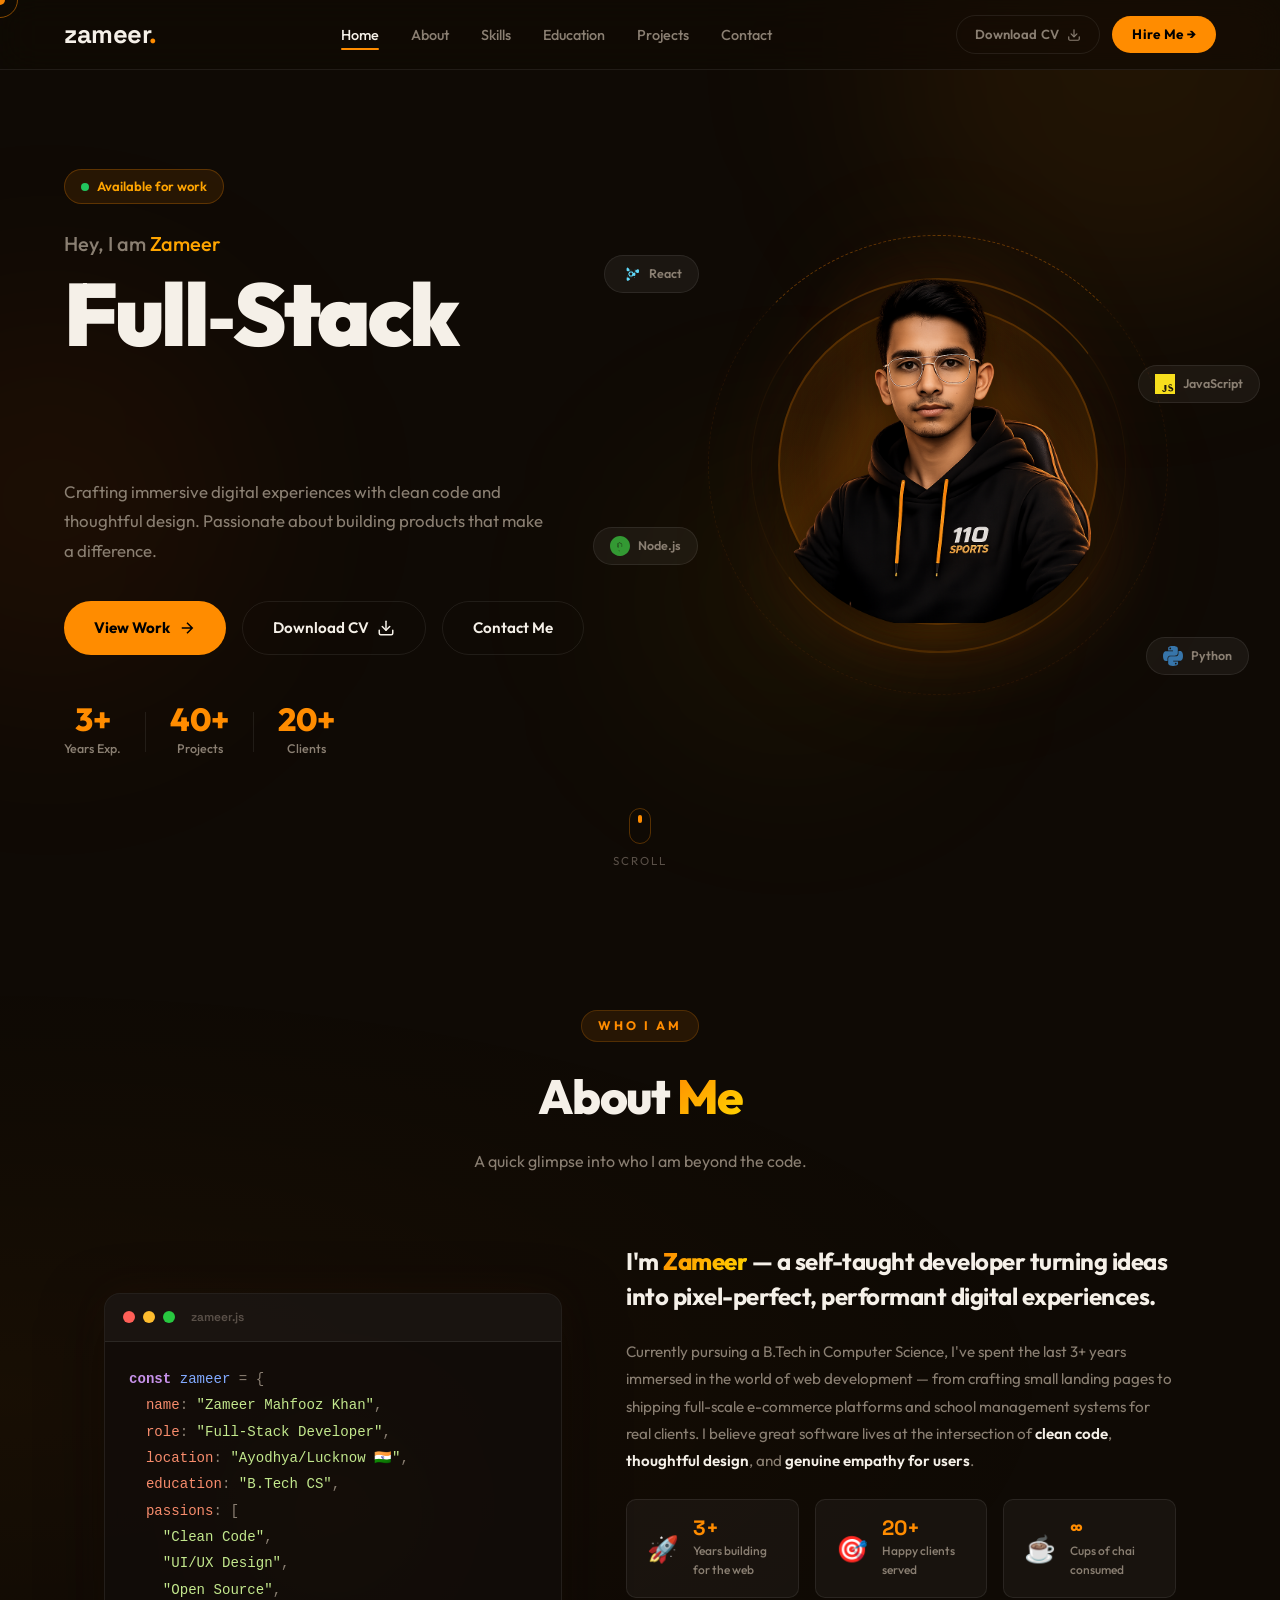
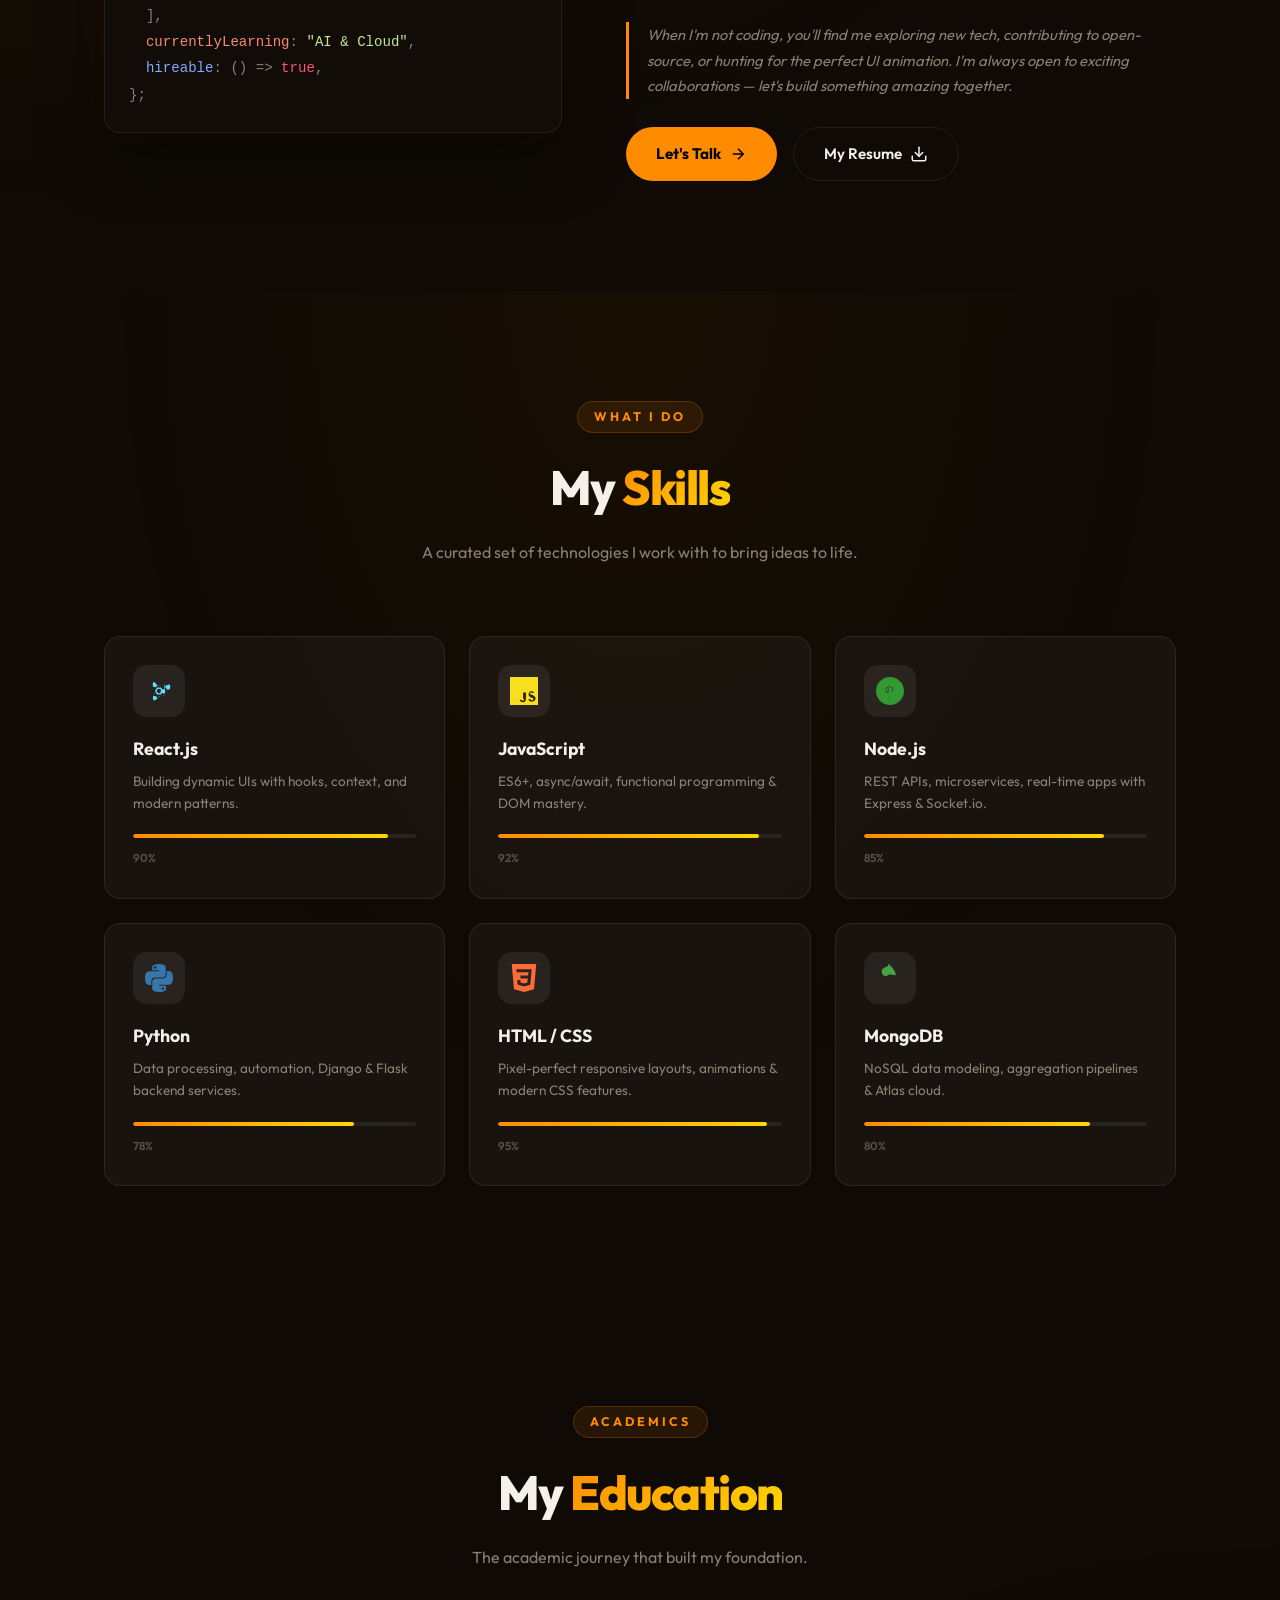
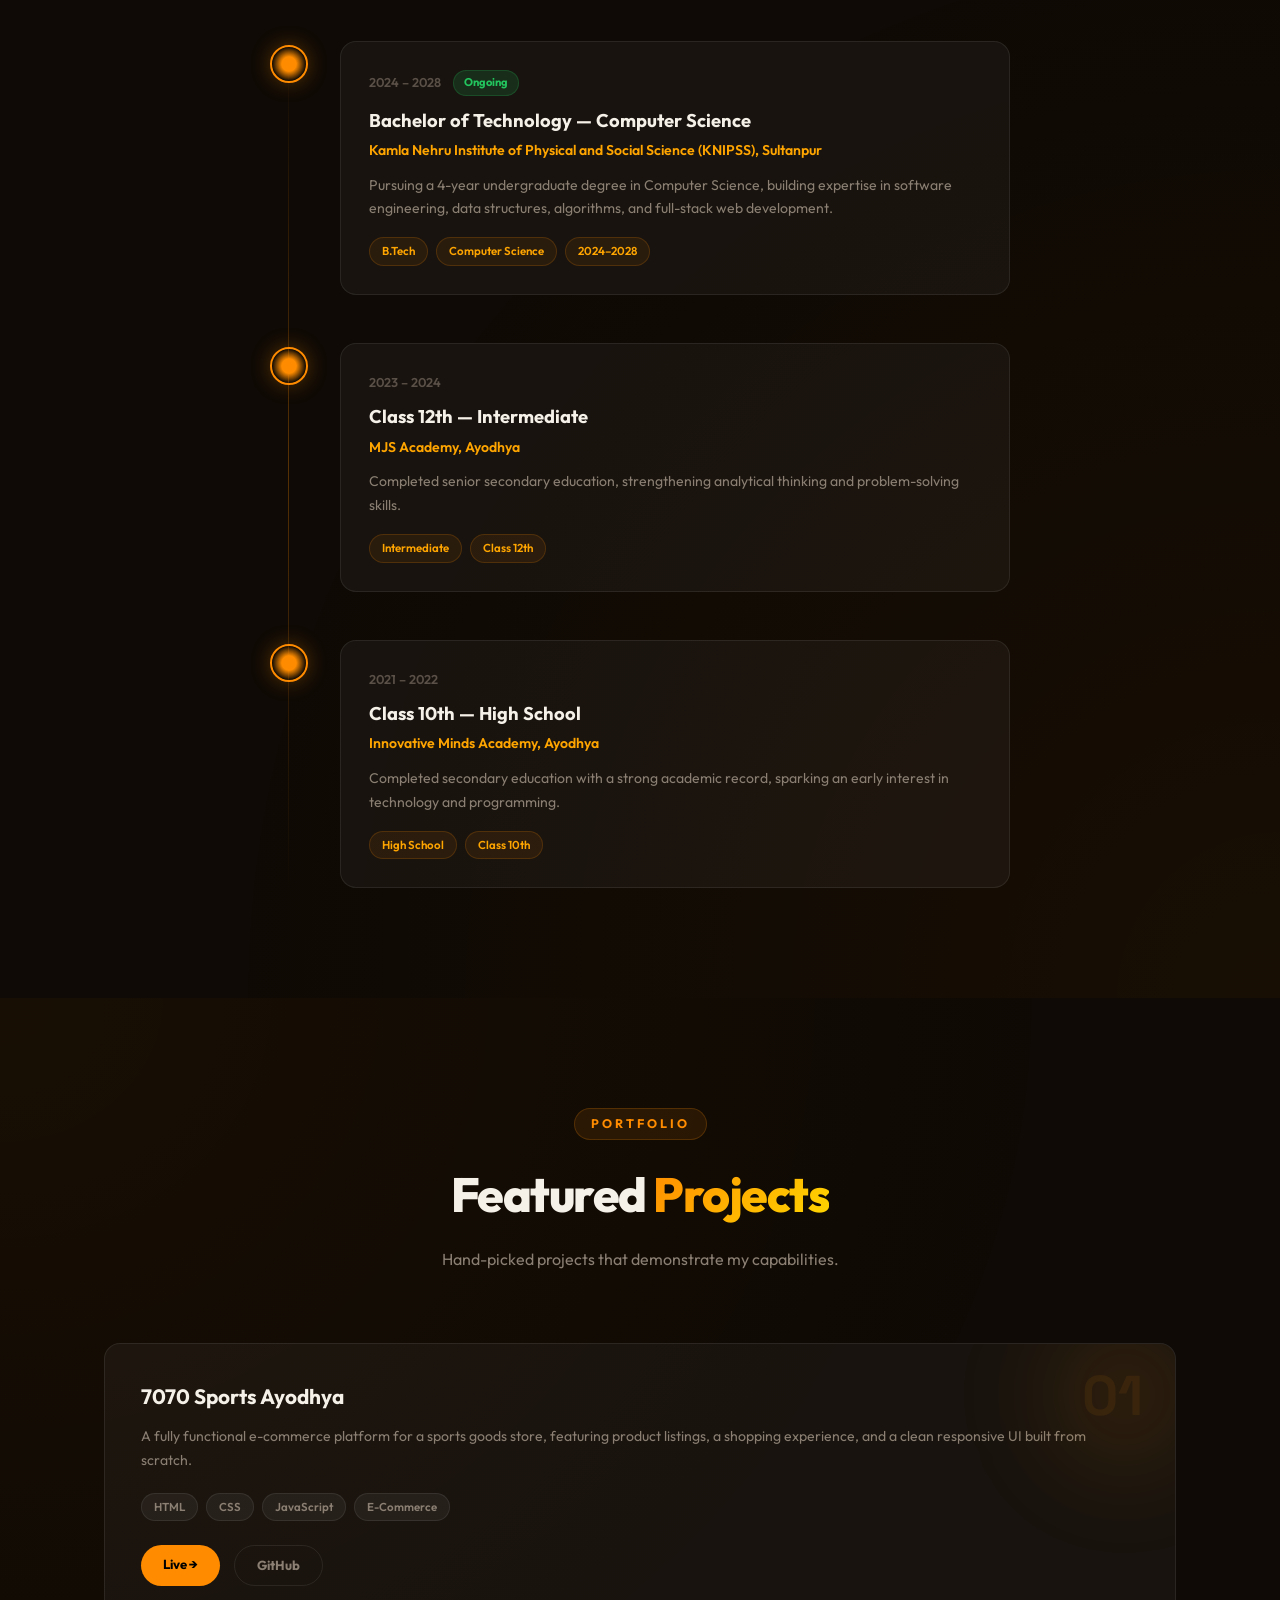
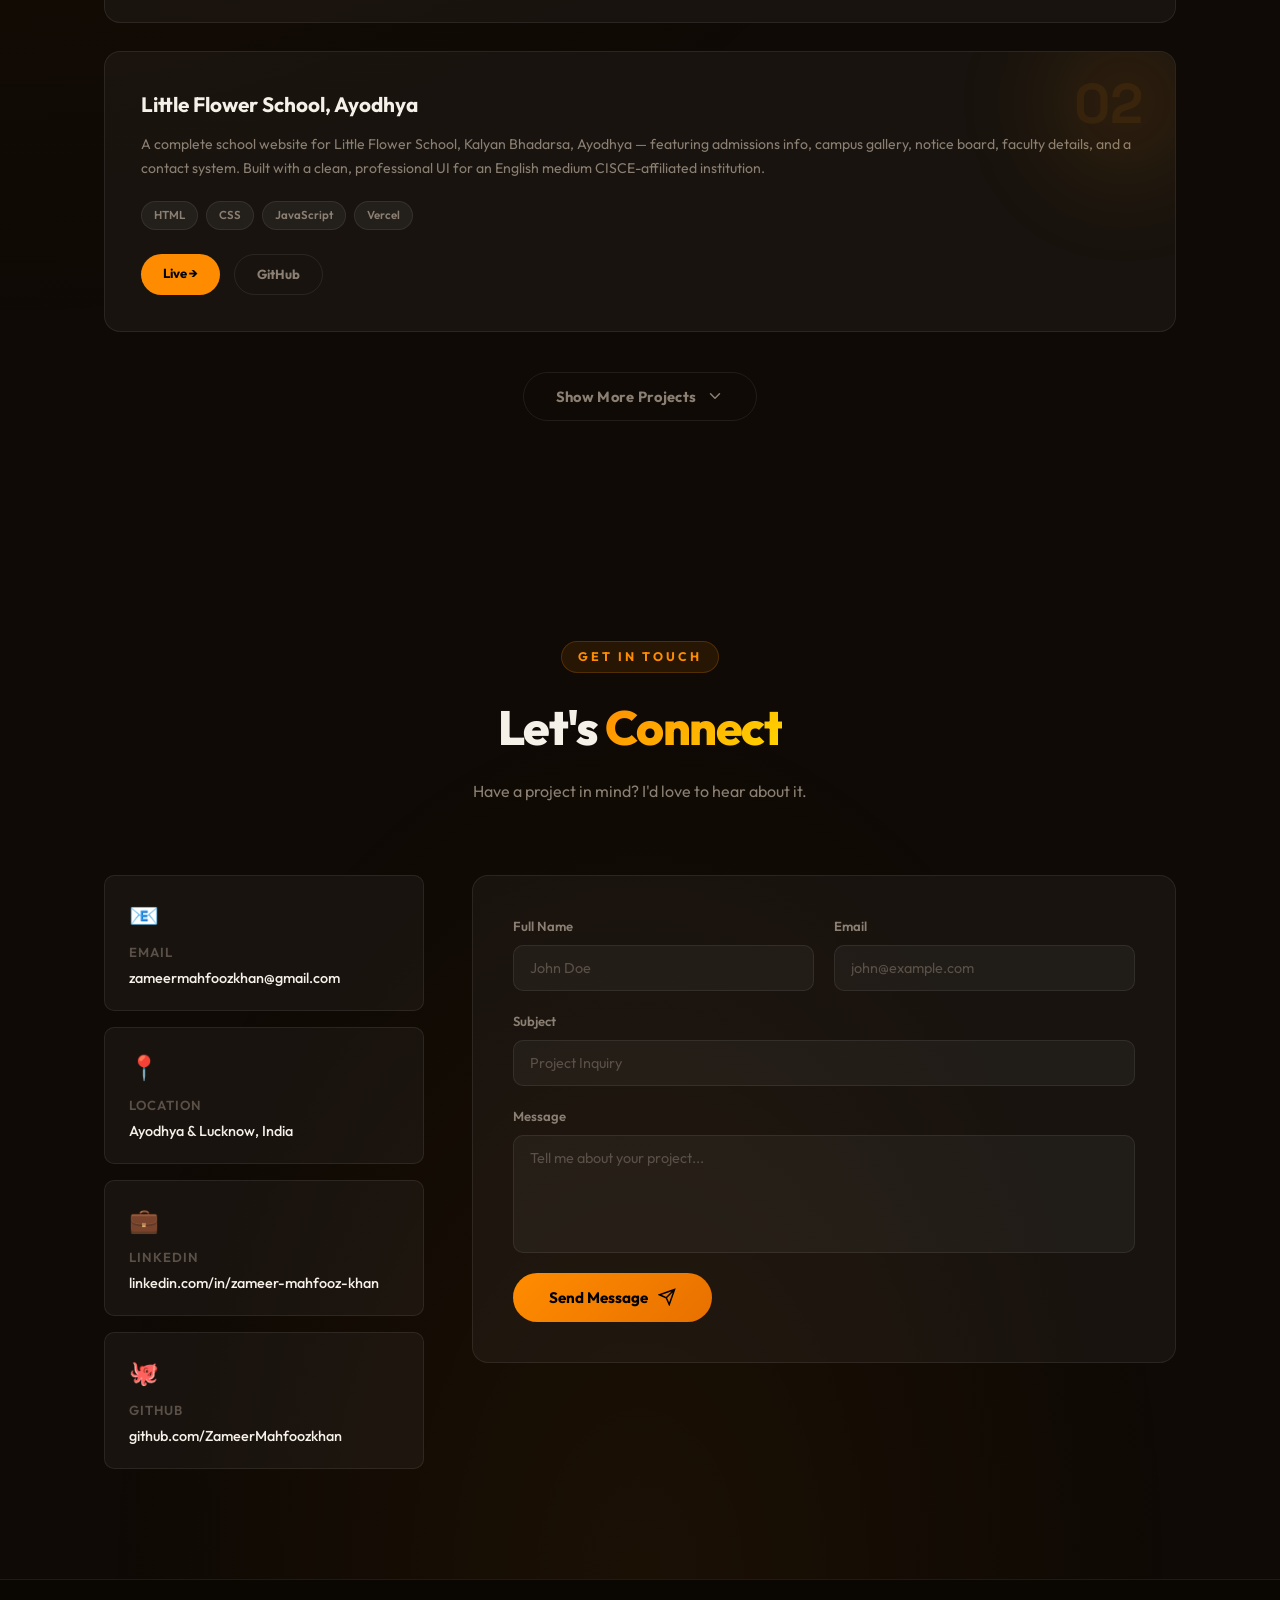
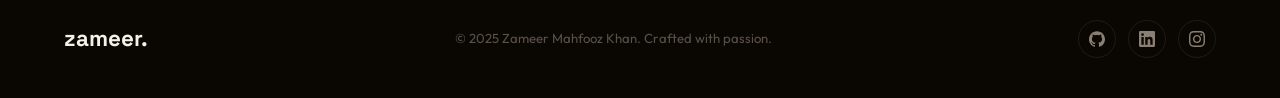
<file: index.html>
<!DOCTYPE html>
<html lang="en">
<head>
  <meta charset="UTF-8" />
  <meta name="viewport" content="width=device-width, initial-scale=1.0" />
  <title>Zameer Mahfooz Khan — Web Developer in Ayodhya & Lucknow</title>
  <meta name="description" content="Portfolio of Zameer Mahfooz Khan — Full-Stack Developer & Designer. Providing professional web development services in Ayodhya, Lucknow, Faizabad, and nearby cities." />
  <meta name="keywords" content="Zameer Mahfooz Khan, Full-Stack Developer, Web Developer, Frontend, Backend, React, Node.js, Python, Portfolio, UI/UX Designer, Ayodhya, Lucknow, Web Developer in Ayodhya, Web Developer in Lucknow, Faizabad, Uttar Pradesh" />
  <meta name="author" content="Zameer Mahfooz Khan" />
  <meta name="robots" content="index, follow" />

  <!-- Favicon -->
  <link rel="icon" type="image/png" href="avatar.png" />
  <link rel="apple-touch-icon" href="avatar.png" />
  
  <!-- SEO & Social Meta Tags -->
  <meta name="theme-color" content="#0F0A05" />
  <meta property="og:title" content="Zameer Mahfooz Khan — Web Developer in Ayodhya & Lucknow" />
  <meta property="og:description" content="Crafting immersive digital experiences with clean code and thoughtful design. Providing professional web development in Ayodhya, Lucknow, and nearby cities." />
  <meta property="og:image" content="avatar.png" />
  <meta property="og:type" content="website" />
  <meta name="twitter:card" content="summary_large_image" />
  <meta name="twitter:title" content="Zameer Mahfooz Khan — Web Developer in Ayodhya & Lucknow" />
  <meta name="twitter:description" content="Crafting immersive digital experiences with clean code and thoughtful design. Providing professional web development in Ayodhya, Lucknow, and nearby cities." />
  <meta name="twitter:image" content="avatar.png" />

  <link rel="preconnect" href="https://fonts.googleapis.com" />
  <link rel="preconnect" href="https://fonts.gstatic.com" crossorigin />
  <link href="https://fonts.googleapis.com/css2?family=Outfit:wght@300;400;500;600;700;800;900&family=Space+Grotesk:wght@400;500;600;700&display=swap" rel="stylesheet" />
  <link rel="stylesheet" href="style.css" />
</head>
<body>

  <!-- Cursor -->
  <div class="cursor" id="cursor"></div>
  <div class="cursor-follower" id="cursorFollower"></div>

  <!-- Animated BG Blobs -->
  <div class="bg-blob blob-1"></div>
  <div class="bg-blob blob-2"></div>
  <div class="bg-blob blob-3"></div>

  <!-- Navbar -->
  <nav class="navbar" id="navbar">
    <div class="nav-logo">zameer<span class="dot">.</span></div>
    <ul class="nav-links" id="navLinks">
      <li><a href="#home" class="nav-link active" data-section="home">Home</a></li>
      <li><a href="#about" class="nav-link" data-section="about">About</a></li>
      <li><a href="#skills" class="nav-link" data-section="skills">Skills</a></li>
      <li><a href="#education" class="nav-link" data-section="education">Education</a></li>
      <li><a href="#projects" class="nav-link" data-section="projects">Projects</a></li>
      <li><a href="#contact" class="nav-link" data-section="contact">Contact</a></li>
    </ul>
    <div class="nav-actions">
      <a href="Zameer_Resume.pdf" class="btn-cv-nav" download="Zameer_Resume.pdf">
        <span>Download CV</span>
        <svg viewBox="0 0 24 24" fill="none" stroke="currentColor" stroke-width="2" stroke-linecap="round" stroke-linejoin="round"><path d="M21 15v4a2 2 0 0 1-2 2H5a2 2 0 0 1-2-2v-4"/><polyline points="7 10 12 15 17 10"/><line x1="12" y1="15" x2="12" y2="3"/></svg>
      </a>
      <a href="#contact" class="btn-hire">Hire Me →</a>
    </div>
    <button class="hamburger" id="hamburger" aria-label="Toggle menu">
      <span></span><span></span><span></span>
    </button>
  </nav>

  <!-- Hero Section -->
  <section class="hero" id="home">
    <div class="hero-content">
      <div class="hero-badge">
        <span class="badge-dot"></span>
        Available for work
      </div>
      <p class="hero-greeting">Hey, I am <span class="highlight">Zameer</span></p>
      <h1 class="hero-title">
        <span class="title-line">Full‑Stack</span>
        <span class="title-line accent">Developer</span>
      </h1>
      <p class="hero-description">
        Crafting immersive digital experiences with clean code and thoughtful design. Passionate about building products that make a difference.
      </p>
      <div class="hero-actions">
        <a href="#projects" class="btn-primary">
          <span>View Work</span>
          <svg viewBox="0 0 24 24" fill="none" stroke="currentColor" stroke-width="2"><path d="M5 12h14M12 5l7 7-7 7"/></svg>
        </a>
        <a href="Zameer_Resume.pdf" class="btn-secondary" download="Zameer_Resume.pdf">
          <span>Download CV</span>
          <svg viewBox="0 0 24 24" fill="none" stroke="currentColor" stroke-width="2" stroke-linecap="round" stroke-linejoin="round"><path d="M21 15v4a2 2 0 0 1-2 2H5a2 2 0 0 1-2-2v-4"/><polyline points="7 10 12 15 17 10"/><line x1="12" y1="15" x2="12" y2="3"/></svg>
        </a>
        <a href="#contact" class="btn-secondary">Contact Me</a>
      </div>
      <div class="hero-stats">
        <div class="stat">
          <span class="stat-number">3+</span>
          <span class="stat-label">Years Exp.</span>
        </div>
        <div class="stat-divider"></div>
        <div class="stat">
          <span class="stat-number">40+</span>
          <span class="stat-label">Projects</span>
        </div>
        <div class="stat-divider"></div>
        <div class="stat">
          <span class="stat-number">20+</span>
          <span class="stat-label">Clients</span>
        </div>
      </div>
    </div>

    <!-- Avatar / Placeholder -->
    <div class="hero-visual">
      <div class="avatar-ring outer-ring"></div>
      <div class="avatar-ring mid-ring"></div>
      <div class="avatar-container" id="avatarContainer">
        <img src="avatar.png" alt="Zameer Mahfooz Khan — Full-Stack Developer" class="avatar-img" fetchpriority="high" decoding="async" />
      </div>

      <!-- Floating Tech Badges -->
      <div class="float-badge badge-react" style="--delay:0s">
        <svg viewBox="0 0 24 24" fill="#61DAFB"><path d="M12 10.11c1.03 0 1.87.84 1.87 1.89 0 1-.84 1.85-1.87 1.85-1.03 0-1.87-.85-1.87-1.85 0-1.05.84-1.89 1.87-1.89M7.37 20c.63.38 2.01-.2 3.6-1.7-.52-.59-1.03-1.23-1.51-1.9a22.7 22.7 0 01-2.4-.36c-.51 2.14-.32 3.61.31 3.96m.71-5.74l-.29-.51c-.11.29-.22.58-.29.86.27.06.57.11.88.16l-.3-.51m6.54-.76l.81-1.5-.81-1.5c-.3-.53-.62-1-.91-1.47C13.17 9 12.6 9 12 9c-.6 0-1.17 0-1.71.03-.29.47-.61.94-.91 1.47L8.57 12l.81 1.5c.3.53.62 1 .91 1.47.54.03 1.11.03 1.71.03.6 0 1.17 0 1.71-.03.29-.47.61-.94.91-1.47m2.07-7.25c.65.37.85 1.84.31 3.96a22.7 22.7 0 01-2.4.36c-.48.67-.99 1.31-1.51 1.9 1.59 1.5 2.97 2.08 3.6 1.7.64-.35.83-1.82.32-3.96l-.32.06m-.7 5.74l-.3.51c.31-.05.61-.1.88-.16-.07-.28-.18-.57-.29-.86l-.29.51m1.45-7.05c.52.59 1.03 1.23 1.51 1.9.87-.13 1.69-.29 2.4-.36.51-2.14.32-3.61-.31-3.96-.63-.38-2.01.2-3.6 1.42m-6.7 0C9.29 4.6 7.91 4.02 7.28 4.4c-.63.35-.82 1.82-.31 3.96.71.07 1.53.23 2.4.36.48-.67.99-1.31 1.51-1.9M12 6.78c-.19.22-.39.45-.59.68.19 0 .39-.01.59-.01.2 0 .4.01.59.01-.2-.23-.4-.46-.59-.68m0 10.44c.19-.22.39-.45.59-.68-.19 0-.39.01-.59.01-.2 0-.4-.01-.59-.01.2.23.4.46.59.68"/></svg>
        React
      </div>
      <div class="float-badge badge-js" style="--delay:0.4s">
        <svg viewBox="0 0 24 24" fill="#F7DF1E"><path d="M0 0h24v24H0V0zm22.034 18.276c-.175-1.095-.888-2.015-3.003-2.873-.736-.345-1.554-.585-1.797-1.14-.091-.33-.105-.51.074-.707.179-.195.539-.293.995-.228.435.067.876.27 1.195.668l1.126-.732c-.428-.614-.931-.925-1.587-1.05-.636-.125-1.311-.04-1.786.27-1.226.737-1.555 2.194-1.043 3.365.422 1.01 1.383 1.628 2.643 1.963.68.177 1.113.453 1.237.871.128.437-.088.868-.574 1.055-.51.198-1.147.154-1.611-.134a2.87 2.87 0 01-.978-1.011l-1.171.78c.245.46.604.87 1.031 1.133.832.498 1.96.623 3.106.316.98-.267 1.726-.984 1.924-2.064zm-9.763 1.14c-.314.618-.935.836-1.574.714-.606-.118-.995-.477-1.218-.951l-1.168.764c.381.776 1.057 1.352 1.895 1.566.837.215 1.73.054 2.368-.394.576-.41.962-1.069 1.115-1.851l.042-5.95H11.25l-.02 5.23v.068l.041-.196z"/></svg>
        JavaScript
      </div>
      <div class="float-badge badge-node" style="--delay:0.8s">
        <svg viewBox="0 0 24 24" fill="#339933"><path d="M11.998.016C5.375.016 0 5.393 0 12.018c0 6.624 5.375 12 11.998 12 6.624 0 12-5.376 12-12C23.998 5.393 18.622.016 11.998.016zm-.528 18.27a.529.529 0 01-.265-.071l-.843-.5c-.126-.071-.064-.096-.023-.111.168-.059.202-.072.381-.174.019-.011.044-.007.063.005l.648.384c.024.013.057.013.079 0l2.523-1.457a.08.08 0 00.04-.069V9.775a.08.08 0 00-.04-.07l-2.522-1.455a.079.079 0 00-.08 0L8.908 9.705a.08.08 0 00-.04.07v2.913c0 .028.015.054.04.068l.691.399c.374.188.604-.033.604-.255V9.99c0-.041.033-.073.074-.073h.322c.04 0 .073.032.073.073v2.91c0 .499-.271.786-.743.786-.145 0-.259 0-.577-.157l-.663-.381a.531.531 0 01-.265-.459V9.775c0-.189.101-.365.265-.459l2.524-1.458a.554.554 0 01.529 0l2.524 1.458c.164.094.265.27.265.459v2.913c0 .189-.101.365-.265.459l-2.524 1.458a.528.528 0 01-.265.071z"/></svg>
        Node.js
      </div>
      <div class="float-badge badge-python" style="--delay:1.2s">
        <svg viewBox="0 0 24 24" fill="#3776AB"><path d="M11.914 0C5.82 0 6.2 2.656 6.2 2.656l.007 2.752h5.814v.826H3.9S0 5.789 0 11.969c0 6.18 3.403 5.963 3.403 5.963h2.031v-2.869s-.109-3.402 3.35-3.402h5.769s3.24.052 3.24-3.131V3.199S18.28 0 11.914 0zm-3.22 1.856a1.044 1.044 0 011.045 1.045 1.044 1.044 0 01-1.045 1.045 1.044 1.044 0 01-1.045-1.045 1.044 1.044 0 011.045-1.045zM24 12.031c0-6.18-3.403-5.963-3.403-5.963h-2.031v2.869s.109 3.402-3.35 3.402H9.447s-3.24-.052-3.24 3.131v5.301S5.72 24 12.086 24c6.366 0 5.985-2.656 5.985-2.656l-.007-2.752H12.25v-.826h8.121S24 18.211 24 12.031zm-8.694 10.113a1.044 1.044 0 01-1.045-1.045 1.044 1.044 0 011.045-1.045 1.044 1.044 0 011.045 1.045 1.044 1.044 0 01-1.045 1.045z"/></svg>
        Python
      </div>
    </div>

    <!-- Scroll indicator -->
    <div class="scroll-indicator">
      <div class="scroll-wheel"></div>
      <span>Scroll</span>
    </div>
  </section>

  <!-- About Me Section -->
  <section class="section about-section" id="about">
    <div class="section-container">
      <div class="section-header">
        <span class="section-tag">Who I am</span>
        <h2 class="section-title">About <span class="accent">Me</span></h2>
        <p class="section-subtitle">A quick glimpse into who I am beyond the code.</p>
      </div>

      <div class="about-layout">
        <!-- Left: Decorative code visual -->
        <div class="about-visual reveal">
          <div class="about-code-window">
            <div class="code-window-header">
              <span class="code-dot red"></span>
              <span class="code-dot yellow"></span>
              <span class="code-dot green"></span>
              <span class="code-window-title">zameer.js</span>
            </div>
            <div class="code-window-body">
              <pre><code><span class="code-kw">const</span> <span class="code-var">zameer</span> = {
  <span class="code-key">name</span>: <span class="code-str">"Zameer Mahfooz Khan"</span>,
  <span class="code-key">role</span>: <span class="code-str">"Full-Stack Developer"</span>,
  <span class="code-key">location</span>: <span class="code-str">"Ayodhya/Lucknow 🇮🇳"</span>,
  <span class="code-key">education</span>: <span class="code-str">"B.Tech CS"</span>,
  <span class="code-key">passions</span>: [
    <span class="code-str">"Clean Code"</span>,
    <span class="code-str">"UI/UX Design"</span>,
    <span class="code-str">"Open Source"</span>,
  ],
  <span class="code-key">currentlyLearning</span>: <span class="code-str">"AI & Cloud"</span>,
  <span class="code-fn">hireable</span>: () => <span class="code-bool">true</span>,
};</code></pre>
            </div>
          </div>
          <div class="about-glow"></div>
        </div>

        <!-- Right: Text content -->
        <div class="about-content reveal">
          <h3 class="about-headline">
            I'm <span class="about-name">Zameer</span> — a self-taught developer turning ideas into pixel-perfect, performant digital experiences.
          </h3>
          <p class="about-bio">
            Currently pursuing a B.Tech in Computer Science, I've spent the last 3+ years immersed in the world of web development — from crafting small landing pages to shipping full-scale e-commerce platforms and school management systems for real clients. I believe great software lives at the intersection of <strong>clean code</strong>, <strong>thoughtful design</strong>, and <strong>genuine empathy for users</strong>.
          </p>

          <div class="about-highlights">
            <div class="about-highlight-card">
              <div class="about-hl-icon">🚀</div>
              <div class="about-hl-info">
                <span class="about-hl-number">3+</span>
                <span class="about-hl-label">Years building for the web</span>
              </div>
            </div>
            <div class="about-highlight-card">
              <div class="about-hl-icon">🎯</div>
              <div class="about-hl-info">
                <span class="about-hl-number">20+</span>
                <span class="about-hl-label">Happy clients served</span>
              </div>
            </div>
            <div class="about-highlight-card">
              <div class="about-hl-icon">☕</div>
              <div class="about-hl-info">
                <span class="about-hl-number">∞</span>
                <span class="about-hl-label">Cups of chai consumed</span>
              </div>
            </div>
          </div>

          <p class="about-closing">
            When I'm not coding, you'll find me exploring new tech, contributing to open-source, or hunting for the perfect UI animation. I'm always open to exciting collaborations — let's build something amazing together.
          </p>

          <div class="about-actions">
            <a href="#contact" class="btn-primary">
              <span>Let's Talk</span>
              <svg viewBox="0 0 24 24" fill="none" stroke="currentColor" stroke-width="2"><path d="M5 12h14M12 5l7 7-7 7"/></svg>
            </a>
            <a href="Zameer_Resume.pdf" class="btn-secondary" download="Zameer_Resume.pdf">
              <span>My Resume</span>
              <svg viewBox="0 0 24 24" fill="none" stroke="currentColor" stroke-width="2" stroke-linecap="round" stroke-linejoin="round"><path d="M21 15v4a2 2 0 0 1-2 2H5a2 2 0 0 1-2-2v-4"/><polyline points="7 10 12 15 17 10"/><line x1="12" y1="15" x2="12" y2="3"/></svg>
            </a>
          </div>
        </div>
      </div>
    </div>
  </section>

  <!-- Skills Section -->
  <section class="section skills-section" id="skills">
    <div class="section-container">
      <div class="section-header">
        <span class="section-tag">What I do</span>
        <h2 class="section-title">My <span class="accent">Skills</span></h2>
        <p class="section-subtitle">A curated set of technologies I work with to bring ideas to life.</p>
      </div>

      <div class="skills-grid">
        <div class="skill-card" data-tilt>
          <div class="skill-icon-wrap" style="--c:#61DAFB">
            <svg viewBox="0 0 24 24" fill="currentColor"><path d="M12 10.11c1.03 0 1.87.84 1.87 1.89 0 1-.84 1.85-1.87 1.85-1.03 0-1.87-.85-1.87-1.85 0-1.05.84-1.89 1.87-1.89M7.37 20c.63.38 2.01-.2 3.6-1.7-.52-.59-1.03-1.23-1.51-1.9a22.7 22.7 0 01-2.4-.36c-.51 2.14-.32 3.61.31 3.96m.71-5.74l-.29-.51c-.11.29-.22.58-.29.86.27.06.57.11.88.16l-.3-.51m6.54-.76l.81-1.5-.81-1.5c-.3-.53-.62-1-.91-1.47C13.17 9 12.6 9 12 9c-.6 0-1.17 0-1.71.03-.29.47-.61.94-.91 1.47L8.57 12l.81 1.5c.3.53.62 1 .91 1.47.54.03 1.11.03 1.71.03.6 0 1.17 0 1.71-.03.29-.47.61-.94.91-1.47m2.07-7.25c.65.37.85 1.84.31 3.96a22.7 22.7 0 01-2.4.36c-.48.67-.99 1.31-1.51 1.9 1.59 1.5 2.97 2.08 3.6 1.7.64-.35.83-1.82.32-3.96l-.32.06m-.7 5.74l-.3.51c.31-.05.61-.1.88-.16-.07-.28-.18-.57-.29-.86l-.29.51m1.45-7.05c.52.59 1.03 1.23 1.51 1.9.87-.13 1.69-.29 2.4-.36.51-2.14.32-3.61-.31-3.96-.63-.38-2.01.2-3.6 1.42m-6.7 0C9.29 4.6 7.91 4.02 7.28 4.4c-.63.35-.82 1.82-.31 3.96.71.07 1.53.23 2.4.36.48-.67.99-1.31 1.51-1.9M12 6.78c-.19.22-.39.45-.59.68.19 0 .39-.01.59-.01.2 0 .4.01.59.01-.2-.23-.4-.46-.59-.68m0 10.44c.19-.22.39-.45.59-.68-.19 0-.39.01-.59.01-.2 0-.4-.01-.59-.01.2.23.4.46.59.68"/></svg>
          </div>
          <h3 class="skill-name">React.js</h3>
          <p class="skill-desc">Building dynamic UIs with hooks, context, and modern patterns.</p>
          <div class="skill-bar"><div class="skill-fill" style="--w:90%"></div></div>
          <span class="skill-pct">90%</span>
        </div>

        <div class="skill-card" data-tilt>
          <div class="skill-icon-wrap" style="--c:#F7DF1E">
            <svg viewBox="0 0 24 24" fill="currentColor"><path d="M0 0h24v24H0V0zm22.034 18.276c-.175-1.095-.888-2.015-3.003-2.873-.736-.345-1.554-.585-1.797-1.14-.091-.33-.105-.51.074-.707.179-.195.539-.293.995-.228.435.067.876.27 1.195.668l1.126-.732c-.428-.614-.931-.925-1.587-1.05-.636-.125-1.311-.04-1.786.27-1.226.737-1.555 2.194-1.043 3.365.422 1.01 1.383 1.628 2.643 1.963.68.177 1.113.453 1.237.871.128.437-.088.868-.574 1.055-.51.198-1.147.154-1.611-.134a2.87 2.87 0 01-.978-1.011l-1.171.78c.245.46.604.87 1.031 1.133.832.498 1.96.623 3.106.316.98-.267 1.726-.984 1.924-2.064zm-9.763 1.14c-.314.618-.935.836-1.574.714-.606-.118-.995-.477-1.218-.951l-1.168.764c.381.776 1.057 1.352 1.895 1.566.837.215 1.73.054 2.368-.394.576-.41.962-1.069 1.115-1.851l.042-5.95H11.25l-.02 5.23v.068l.041-.196z"/></svg>
          </div>
          <h3 class="skill-name">JavaScript</h3>
          <p class="skill-desc">ES6+, async/await, functional programming & DOM mastery.</p>
          <div class="skill-bar"><div class="skill-fill" style="--w:92%"></div></div>
          <span class="skill-pct">92%</span>
        </div>

        <div class="skill-card" data-tilt>
          <div class="skill-icon-wrap" style="--c:#339933">
            <svg viewBox="0 0 24 24" fill="currentColor"><path d="M11.998.016C5.375.016 0 5.393 0 12.018c0 6.624 5.375 12 11.998 12 6.624 0 12-5.376 12-12C23.998 5.393 18.622.016 11.998.016zm-.528 18.27a.529.529 0 01-.265-.071l-.843-.5c-.126-.071-.064-.096-.023-.111.168-.059.202-.072.381-.174.019-.011.044-.007.063.005l.648.384c.024.013.057.013.079 0l2.523-1.457a.08.08 0 00.04-.069V9.775a.08.08 0 00-.04-.07l-2.522-1.455a.079.079 0 00-.08 0L8.908 9.705a.08.08 0 00-.04.07v2.913c0 .028.015.054.04.068l.691.399c.374.188.604-.033.604-.255V9.99c0-.041.033-.073.074-.073h.322c.04 0 .073.032.073.073v2.91c0 .499-.271.786-.743.786-.145 0-.259 0-.577-.157l-.663-.381a.531.531 0 01-.265-.459V9.775c0-.189.101-.365.265-.459l2.524-1.458a.554.554 0 01.529 0l2.524 1.458c.164.094.265.27.265.459v2.913c0 .189-.101.365-.265.459l-2.524 1.458a.528.528 0 01-.265.071z"/></svg>
          </div>
          <h3 class="skill-name">Node.js</h3>
          <p class="skill-desc">REST APIs, microservices, real-time apps with Express & Socket.io.</p>
          <div class="skill-bar"><div class="skill-fill" style="--w:85%"></div></div>
          <span class="skill-pct">85%</span>
        </div>

        <div class="skill-card" data-tilt>
          <div class="skill-icon-wrap" style="--c:#3776AB">
            <svg viewBox="0 0 24 24" fill="currentColor"><path d="M11.914 0C5.82 0 6.2 2.656 6.2 2.656l.007 2.752h5.814v.826H3.9S0 5.789 0 11.969c0 6.18 3.403 5.963 3.403 5.963h2.031v-2.869s-.109-3.402 3.35-3.402h5.769s3.24.052 3.24-3.131V3.199S18.28 0 11.914 0zm-3.22 1.856a1.044 1.044 0 011.045 1.045 1.044 1.044 0 01-1.045 1.045 1.044 1.044 0 01-1.045-1.045 1.044 1.044 0 011.045-1.045zM24 12.031c0-6.18-3.403-5.963-3.403-5.963h-2.031v2.869s.109 3.402-3.35 3.402H9.447s-3.24-.052-3.24 3.131v5.301S5.72 24 12.086 24c6.366 0 5.985-2.656 5.985-2.656l-.007-2.752H12.25v-.826h8.121S24 18.211 24 12.031zm-8.694 10.113a1.044 1.044 0 01-1.045-1.045 1.044 1.044 0 011.045-1.045 1.044 1.044 0 011.045 1.045 1.044 1.044 0 01-1.045 1.045z"/></svg>
          </div>
          <h3 class="skill-name">Python</h3>
          <p class="skill-desc">Data processing, automation, Django & Flask backend services.</p>
          <div class="skill-bar"><div class="skill-fill" style="--w:78%"></div></div>
          <span class="skill-pct">78%</span>
        </div>

        <div class="skill-card" data-tilt>
          <div class="skill-icon-wrap" style="--c:#FF6B35">
            <svg viewBox="0 0 24 24" fill="currentColor"><path d="M1.5 0h21l-1.91 21.563L11.977 24l-8.565-2.438L1.5 0zm17.09 4.413L5.41 4.41l.213 2.622 10.125.002-.255 2.716h-6.64l.24 2.573h6.182l-.366 3.523-2.91.804-2.956-.81-.188-2.11h-2.61l.29 3.855L12 19.288l5.373-1.53L18.59 4.414z"/></svg>
          </div>
          <h3 class="skill-name">HTML / CSS</h3>
          <p class="skill-desc">Pixel-perfect responsive layouts, animations & modern CSS features.</p>
          <div class="skill-bar"><div class="skill-fill" style="--w:95%"></div></div>
          <span class="skill-pct">95%</span>
        </div>

        <div class="skill-card" data-tilt>
          <div class="skill-icon-wrap" style="--c:#47A248">
            <svg viewBox="0 0 24 24" fill="currentColor"><path d="M17.193 9.555c-1.264-5.58-4.252-7.243-4.798-8.135-.36-.394-.53-.54-.653-.689-.125-.15-.16-.218-.187-.453-.042-.3.198-.724.208-1.074-.022-.125-.273-.177-.44-.1-.168.076-.336.265-.463.435-.128.171-.176.346-.204.534-.028.19-.01.401-.054.613a2.056 2.056 0 01-.19.552c-.1.187-.227.35-.37.49-.143.142-.315.265-.498.374-.364.217-.774.38-1.175.537-.4.158-.8.312-1.18.504-.382.192-.742.417-1.054.693-.314.276-.58.605-.787.97-.206.367-.35.775-.407 1.198-.056.425-.023.866.058 1.29.08.423.218.83.416 1.204.197.374.452.716.755.997.301.28.652.496 1.028.638.375.14.773.205 1.173.189.4-.016.796-.112 1.162-.274.365-.162.698-.39.982-.665.283-.275.516-.596.69-.946a3.19 3.19 0 00.27-1.099c.022-.39-.036-.783-.172-1.147-.136-.364-.35-.697-.617-.974-.267-.278-.584-.497-.926-.64-.34-.14-.703-.2-1.062-.172a2.41 2.41 0 00-1.032.3c-.304.176-.561.42-.752.71-.19.29-.31.622-.35.97a1.91 1.91 0 00.115.946c.15.305.38.566.66.763.28.197.608.327.948.375.34.048.688.01 1.01-.113.32-.122.608-.319.838-.572.23-.252.396-.558.483-.886.086-.327.094-.673.02-1.003a2.025 2.025 0 00-.42-.87c-.207-.24-.47-.428-.763-.546a2.08 2.08 0 00-.93-.118c-.319.035-.626.145-.895.32-.27.174-.496.41-.66.685-.164.275-.26.585-.283.905-.023.32.026.645.143.944.118.3.302.57.537.786.234.217.515.376.818.463.302.086.622.099.93.035.307-.064.6-.198.855-.39.254-.19.462-.436.608-.715.146-.28.227-.59.239-.907.013-.316-.044-.634-.167-.929a2.527 2.527 0 00-.514-.783c-.23-.22-.507-.387-.807-.487a2.552 2.552 0 00-.94-.1c-.32.028-.631.13-.91.299-.28.168-.52.4-.704.674-.183.274-.303.59-.353.918-.05.327-.03.662.06.977.088.315.246.607.463.853.217.246.487.44.786.567.3.128.626.189.95.177.323-.013.64-.097.926-.246a2.27 2.27 0 00.714-.614c.186-.254.313-.547.37-.853.056-.306.044-.623-.037-.924a2.245 2.245 0 00-.395-.79 2.25 2.25 0 00-.682-.555 2.254 2.254 0 00-.873-.215c-.306-.01-.61.056-.888.193-.278.137-.524.337-.717.585-.193.249-.326.54-.388.847-.06.307-.05.625.033.926.082.302.23.583.428.822.198.238.444.43.72.563.275.132.578.2.883.2z"/></svg>
          </div>
          <h3 class="skill-name">MongoDB</h3>
          <p class="skill-desc">NoSQL data modeling, aggregation pipelines & Atlas cloud.</p>
          <div class="skill-bar"><div class="skill-fill" style="--w:80%"></div></div>
          <span class="skill-pct">80%</span>
        </div>
      </div>
    </div>
  </section>

  <!-- Education Section -->
  <section class="section experience-section" id="education">
    <div class="section-container">
      <div class="section-header">
        <span class="section-tag">Academics</span>
        <h2 class="section-title">My <span class="accent">Education</span></h2>
        <p class="section-subtitle">The academic journey that built my foundation.</p>
      </div>

      <div class="timeline">
        <div class="timeline-item reveal">
          <div class="timeline-dot"></div>
          <div class="timeline-card">
            <div class="timeline-meta">
              <span class="timeline-date">2024 – 2028</span>
              <span class="timeline-badge current">Ongoing</span>
            </div>
            <h3 class="timeline-role">Bachelor of Technology — Computer Science</h3>
            <span class="timeline-company">Kamla Nehru Institute of Physical and Social Science (KNIPSS), Sultanpur</span>
            <p class="timeline-desc">Pursuing a 4-year undergraduate degree in Computer Science, building expertise in software engineering, data structures, algorithms, and full-stack web development.</p>
            <div class="timeline-tags">
              <span>B.Tech</span><span>Computer Science</span><span>2024–2028</span>
            </div>
          </div>
        </div>

        <div class="timeline-item reveal">
          <div class="timeline-dot"></div>
          <div class="timeline-card">
            <div class="timeline-meta">
              <span class="timeline-date">2023 – 2024</span>
            </div>
            <h3 class="timeline-role">Class 12th — Intermediate</h3>
            <span class="timeline-company">MJS Academy, Ayodhya</span>
            <p class="timeline-desc">Completed senior secondary education, strengthening analytical thinking and problem-solving skills.</p>
            <div class="timeline-tags">
              <span>Intermediate</span><span>Class 12th</span>
            </div>
          </div>
        </div>

        <div class="timeline-item reveal">
          <div class="timeline-dot"></div>
          <div class="timeline-card">
            <div class="timeline-meta">
              <span class="timeline-date">2021 – 2022</span>
            </div>
            <h3 class="timeline-role">Class 10th — High School</h3>
            <span class="timeline-company">Innovative Minds Academy, Ayodhya</span>
            <p class="timeline-desc">Completed secondary education with a strong academic record, sparking an early interest in technology and programming.</p>
            <div class="timeline-tags">
              <span>High School</span><span>Class 10th</span>
            </div>
          </div>
        </div>
      </div>
    </div>
  </section>

  <!-- Projects Section -->
  <section class="section projects-section" id="projects">
    <div class="section-container">
      <div class="section-header">
        <span class="section-tag">Portfolio</span>
        <h2 class="section-title">Featured <span class="accent">Projects</span></h2>
        <p class="section-subtitle">Hand-picked projects that demonstrate my capabilities.</p>
      </div>

      <div class="projects-grid">
        <div class="project-card featured reveal">
          <div class="project-glow"></div>
          <div class="project-number">01</div>
          <div class="project-info">
            <h3 class="project-title">7070 Sports Ayodhya</h3>
            <p class="project-desc">A fully functional e-commerce platform for a sports goods store, featuring product listings, a shopping experience, and a clean responsive UI built from scratch.</p>
            <div class="project-tech">
              <span>HTML</span><span>CSS</span><span>JavaScript</span><span>E-Commerce</span>
            </div>
            <div class="project-links">
              <a href="https://7070sportsayodhya.com/" target="_blank" rel="noopener" class="proj-link live">Live →</a>
              <a href="https://github.com/ZameerMahfoozkhan/7070" target="_blank" rel="noopener" class="proj-link github">GitHub</a>
            </div>
          </div>
        </div>

        <div class="project-card featured reveal">
          <div class="project-glow"></div>
          <div class="project-number">02</div>
          <div class="project-info">
            <h3 class="project-title">Little Flower School, Ayodhya</h3>
            <p class="project-desc">A complete school website for Little Flower School, Kalyan Bhadarsa, Ayodhya — featuring admissions info, campus gallery, notice board, faculty details, and a contact system. Built with a clean, professional UI for an English medium CISCE-affiliated institution.</p>
            <div class="project-tech">
              <span>HTML</span><span>CSS</span><span>JavaScript</span><span>Vercel</span>
            </div>
            <div class="project-links">
              <a href="https://lfs-two.vercel.app/" target="_blank" rel="noopener" class="proj-link live">Live →</a>
              <a href="https://github.com/ZameerMahfoozkhan/lfs" target="_blank" rel="noopener" class="proj-link github">GitHub</a>
            </div>
          </div>
        </div>

        <div class="project-card featured reveal project-hidden">
          <div class="project-glow"></div>
          <div class="project-number">03</div>
          <div class="project-info">
            <h3 class="project-title">Anufix — Fabrication Services</h3>
            <p class="project-desc">A professional business website for Anufix, an MSME-registered metal fabrication company in Noida. Features service listings, gallery, SEO optimization, Google Analytics integration, and a call-to-action driven design to generate leads.</p>
            <div class="project-tech">
              <span>HTML</span><span>CSS</span><span>JavaScript</span><span>SEO</span>
            </div>
            <div class="project-links">
              <a href="https://www.anufix.com/" target="_blank" rel="noopener" class="proj-link live">Live →</a>
              <a href="https://github.com/ZameerMahfoozkhan/anufix" target="_blank" rel="noopener" class="proj-link github">GitHub</a>
            </div>
          </div>
        </div>

        <div class="project-card featured reveal project-hidden">
          <div class="project-glow"></div>
          <div class="project-number">04</div>
          <div class="project-info">
            <h3 class="project-title">24x7 Customer Service</h3>
            <p class="project-desc">A comprehensive customer service portal providing 24/7 support solutions. Features a modern, user-friendly interface with service categories, support request system, and responsive design for seamless access across all devices.</p>
            <div class="project-tech">
              <span>HTML</span><span>CSS</span><span>JavaScript</span><span>Support Portal</span>
            </div>
            <div class="project-links">
              <a href="https://www.24x7customer-service.co.in/" target="_blank" rel="noopener" class="proj-link live">Live →</a>
              <a href="https://github.com/ZameerMahfoozkhan/24-7coustomer-service.co.in" target="_blank" rel="noopener" class="proj-link github">GitHub</a>
            </div>
          </div>
        </div>
      </div>

      <div class="projects-toggle-wrap">
        <button class="btn-show-more" id="showMoreProjects">
          <span>Show More Projects</span>
          <svg viewBox="0 0 24 24" fill="none" stroke="currentColor" stroke-width="2" stroke-linecap="round" stroke-linejoin="round"><polyline points="6 9 12 15 18 9"/></svg>
        </button>
      </div>
    </div>
  </section>

  <!-- Contact Section -->
  <section class="section contact-section" id="contact">
    <div class="section-container">
      <div class="section-header">
        <span class="section-tag">Get in touch</span>
        <h2 class="section-title">Let's <span class="accent">Connect</span></h2>
        <p class="section-subtitle">Have a project in mind? I'd love to hear about it.</p>
      </div>

      <div class="contact-layout">
        <div class="contact-info">
          <div class="contact-card">
            <div class="contact-icon">📧</div>
            <h4>Email</h4>
            <a href="mailto:zameermahfoozkhan@gmail.com">zameermahfoozkhan@gmail.com</a>
          </div>
          <div class="contact-card">
            <div class="contact-icon">📍</div>
            <h4>Location</h4>
            <span>Ayodhya & Lucknow, India</span>
          </div>
          <div class="contact-card">
            <div class="contact-icon">💼</div>
            <h4>LinkedIn</h4>
            <a href="https://www.linkedin.com/in/zameer-mahfooz-khan-373313303/" target="_blank" rel="noopener">linkedin.com/in/zameer-mahfooz-khan</a>
          </div>
          <div class="contact-card">
            <div class="contact-icon">🐙</div>
            <h4>GitHub</h4>
            <a href="https://github.com/ZameerMahfoozkhan" target="_blank" rel="noopener">github.com/ZameerMahfoozkhan</a>
          </div>
        </div>

        <form class="contact-form" id="contactForm" action="https://formspree.io/f/maqkpygn" method="POST">
          <div class="form-row">
            <div class="form-group">
              <label for="name">Full Name</label>
              <input type="text" id="name" name="name" placeholder="John Doe" required />
            </div>
            <div class="form-group">
              <label for="email">Email</label>
              <input type="email" id="email" name="email" placeholder="john@example.com" required />
            </div>
          </div>
          <div class="form-group">
            <label for="subject">Subject</label>
            <input type="text" id="subject" name="subject" placeholder="Project Inquiry" required />
          </div>
          <div class="form-group">
            <label for="message">Message</label>
            <textarea id="message" name="message" rows="5" placeholder="Tell me about your project..." required></textarea>
          </div>
          <button type="submit" class="btn-submit" id="submitBtn">
            <span>Send Message</span>
            <svg viewBox="0 0 24 24" fill="none" stroke="currentColor" stroke-width="2"><path d="M22 2L11 13M22 2l-7 20-4-9-9-4 20-7z"/></svg>
          </button>
        </form>
      </div>
    </div>
  </section>

  <!-- Footer -->
  <footer class="footer">
    <div class="footer-content">
      <div class="footer-logo">zameer<span class="dot">.</span></div>
      <p class="footer-copy">© 2025 Zameer Mahfooz Khan. Crafted with passion.</p>
      <div class="footer-socials">
        <a href="https://github.com/ZameerMahfoozkhan" target="_blank" rel="noopener" aria-label="GitHub" class="social-btn">
          <svg viewBox="0 0 24 24" fill="currentColor"><path d="M12 .297c-6.63 0-12 5.373-12 12 0 5.303 3.438 9.8 8.205 11.385.6.113.82-.258.82-.577 0-.285-.01-1.04-.015-2.04-3.338.724-4.042-1.61-4.042-1.61C4.422 18.07 3.633 17.7 3.633 17.7c-1.087-.744.084-.729.084-.729 1.205.084 1.838 1.236 1.838 1.236 1.07 1.835 2.809 1.305 3.495.998.108-.776.417-1.305.76-1.605-2.665-.3-5.466-1.332-5.466-5.93 0-1.31.465-2.38 1.235-3.22-.135-.303-.54-1.523.105-3.176 0 0 1.005-.322 3.3 1.23.96-.267 1.98-.399 3-.405 1.02.006 2.04.138 3 .405 2.28-1.552 3.285-1.23 3.285-1.23.645 1.653.24 2.873.12 3.176.765.84 1.23 1.91 1.23 3.22 0 4.61-2.805 5.625-5.475 5.92.42.36.81 1.096.81 2.22 0 1.606-.015 2.896-.015 3.286 0 .315.21.69.825.57C20.565 22.092 24 17.592 24 12.297c0-6.627-5.373-12-12-12"/></svg>
        </a>
        <a href="https://www.linkedin.com/in/zameer-mahfooz-khan-373313303/" target="_blank" rel="noopener" aria-label="LinkedIn" class="social-btn">
          <svg viewBox="0 0 24 24" fill="currentColor"><path d="M20.447 20.452h-3.554v-5.569c0-1.328-.027-3.037-1.852-3.037-1.853 0-2.136 1.445-2.136 2.939v5.667H9.351V9h3.414v1.561h.046c.477-.9 1.637-1.85 3.37-1.85 3.601 0 4.267 2.37 4.267 5.455v6.286zM5.337 7.433a2.062 2.062 0 01-2.063-2.065 2.064 2.064 0 112.063 2.065zm1.782 13.019H3.555V9h3.564v11.452zM22.225 0H1.771C.792 0 0 .774 0 1.729v20.542C0 23.227.792 24 1.771 24h20.451C23.2 24 24 23.227 24 22.271V1.729C24 .774 23.2 0 22.222 0h.003z"/></svg>
        </a>
        <a href="https://www.instagram.com/web_by_zam" target="_blank" rel="noopener" aria-label="Instagram" class="social-btn">
          <svg viewBox="0 0 24 24" fill="currentColor"><path d="M12 2.163c3.204 0 3.584.012 4.85.07 3.252.148 4.771 1.691 4.919 4.919.058 1.265.069 1.645.069 4.849 0 3.205-.012 3.584-.069 4.849-.149 3.225-1.664 4.771-4.919 4.919-1.266.058-1.644.07-4.85.07-3.204 0-3.584-.012-4.849-.07-3.26-.149-4.771-1.699-4.919-4.92-.058-1.265-.07-1.644-.07-4.849 0-3.204.013-3.583.07-4.849.149-3.227 1.664-4.771 4.919-4.919 1.266-.057 1.645-.069 4.849-.069zm0-2.163c-3.259 0-3.667.014-4.947.072-4.358.2-6.78 2.618-6.98 6.98-.059 1.281-.073 1.689-.073 4.948 0 3.259.014 3.668.072 4.948.2 4.358 2.618 6.78 6.98 6.98 1.281.058 1.689.072 4.948.072 3.259 0 3.668-.014 4.948-.072 4.354-.2 6.782-2.618 6.979-6.98.059-1.28.073-1.689.073-4.948 0-3.259-.014-3.667-.072-4.947-.196-4.354-2.617-6.78-6.979-6.98-1.281-.059-1.69-.073-4.949-.073zm0 5.838c-3.403 0-6.162 2.759-6.162 6.162s2.759 6.163 6.162 6.163 6.162-2.759 6.162-6.163c0-3.403-2.759-6.162-6.162-6.162zm0 10.162c-2.209 0-4-1.79-4-4 0-2.209 1.791-4 4-4s4 1.791 4 4c0 2.21-1.791 4-4 4zm6.406-11.845c-.796 0-1.441.645-1.441 1.44s.645 1.44 1.441 1.44c.795 0 1.439-.645 1.439-1.44s-.644-1.44-1.439-1.44z"/></svg>
        </a>
      </div>
    </div>
  </footer>

  <script src="script.js"></script>
</body>
</html>
</file>
<file: style.css>
/* ===========================
   ROOT & RESET
=========================== */
@import url('https://fonts.googleapis.com/css2?family=Outfit:wght@300;400;500;600;700;800;900&family=Space+Grotesk:wght@400;500;600;700&display=swap');

*, *::before, *::after { box-sizing: border-box; margin: 0; padding: 0; }

:root {
  --orange:      #FF8C00;
  --orange-lt:   #FFA500;
  --orange-glow: rgba(255,140,0,0.25);
  --bg:          #0F0A05;
  --bg-card:     rgba(255,255,255,0.04);
  --bg-card-hov: rgba(255,255,255,0.07);
  --border:      rgba(255,255,255,0.08);
  --border-hov:  rgba(255,140,0,0.35);
  --text:        #F5F0E8;
  --text-muted:  #8A7F72;
  --text-dim:    #5A5048;
  --radius:      16px;
  --radius-sm:   10px;
  --transition:  0.35s cubic-bezier(0.4, 0, 0.2, 1);
}

html { scroll-behavior: smooth; overflow-x: hidden; scroll-padding-top: 80px; }
body {
  font-family: 'Outfit', sans-serif;
  background: var(--bg);
  color: var(--text);
  line-height: 1.6;
  overflow-x: hidden;
  cursor: none;
}
a { text-decoration: none; color: inherit; }

/* ===========================
   CUSTOM CURSOR
=========================== */
.cursor {
  position: fixed; width: 10px; height: 10px;
  background: var(--orange); border-radius: 50%;
  pointer-events: none; z-index: 9999;
  transform: translate(-50%, -50%);
  transition: transform 0.1s, background 0.3s, width 0.3s, height 0.3s;
  mix-blend-mode: difference;
}
.cursor-follower {
  position: fixed; width: 36px; height: 36px;
  border: 1.5px solid rgba(255,140,0,0.5); border-radius: 50%;
  pointer-events: none; z-index: 9998;
  transform: translate(-50%, -50%);
  transition: left 0.15s ease, top 0.15s ease, width 0.3s, height 0.3s, opacity 0.3s;
}
.cursor.hover { width: 20px; height: 20px; }
.cursor-follower.hover { width: 60px; height: 60px; opacity: 0.4; }

/* ===========================
   BG BLOBS
=========================== */
.bg-blob {
  position: fixed; border-radius: 50%; filter: blur(100px);
  pointer-events: none; z-index: 0; animation: blobFloat 12s ease-in-out infinite alternate;
}
.blob-1 { width: 500px; height: 500px; background: rgba(255,140,0,0.08); top: -200px; right: -100px; animation-delay: 0s; }
.blob-2 { width: 400px; height: 400px; background: rgba(255,80,0,0.06); bottom: 200px; left: -150px; animation-delay: -4s; }
.blob-3 { width: 300px; height: 300px; background: rgba(255,200,0,0.05); top: 50%; left: 50%; animation-delay: -8s; }

@keyframes blobFloat { 0%{transform:translate(0,0) scale(1)} 100%{transform:translate(40px,30px) scale(1.1)} }

/* ===========================
   NAVBAR
=========================== */
.navbar {
  position: fixed; top: 0; left: 0; right: 0; z-index: 1000;
  display: flex; align-items: center; justify-content: space-between;
  padding: 0 5%; height: 70px;
  background: rgba(15,10,5,0.7);
  backdrop-filter: blur(20px) saturate(180%);
  border-bottom: 1px solid var(--border);
  transition: var(--transition);
}
.navbar.scrolled { background: rgba(15,10,5,0.92); border-bottom-color: var(--border-hov); }

.nav-logo {
  font-family: 'Space Grotesk', sans-serif;
  font-size: 1.6rem; font-weight: 700;
  color: var(--text); letter-spacing: -0.5px;
}
.nav-logo .dot { color: var(--orange); }

.nav-links { display: flex; gap: 2rem; list-style: none; }
.nav-link {
  font-size: 0.9rem; font-weight: 500; color: var(--text-muted);
  transition: color var(--transition); position: relative; padding: 4px 0;
}
.nav-link::after {
  content: ''; position: absolute; bottom: -2px; left: 0; width: 0; height: 2px;
  background: var(--orange); transition: width var(--transition); border-radius: 2px;
}
.nav-link:hover, .nav-link.active { color: var(--text); }
.nav-link:hover::after, .nav-link.active::after { width: 100%; }

.nav-actions {
  display: flex;
  align-items: center;
  gap: 12px;
}
.btn-cv-nav {
  display: inline-flex;
  align-items: center;
  gap: 8px;
  background: transparent;
  color: var(--text-muted);
  font-weight: 600;
  font-size: 0.82rem;
  padding: 8px 18px;
  border-radius: 50px;
  border: 1.5px solid var(--border);
  transition: var(--transition);
  letter-spacing: 0.3px;
}
.btn-cv-nav svg {
  width: 14px;
  height: 14px;
  transition: transform var(--transition);
}
.btn-cv-nav:hover {
  border-color: var(--orange);
  color: var(--orange-lt);
  transform: translateY(-2px);
}
.btn-cv-nav:hover svg {
  transform: translateY(1.5px);
}
.btn-hire {
  background: var(--orange); color: #000; font-weight: 700; font-size: 0.85rem;
  padding: 8px 20px; border-radius: 50px; transition: var(--transition);
  letter-spacing: 0.3px;
}
.btn-hire:hover { background: var(--orange-lt); transform: translateY(-2px); box-shadow: 0 8px 24px var(--orange-glow); }

.hamburger { display: none; flex-direction: column; gap: 5px; background: none; border: none; cursor: pointer; padding: 4px; }
.hamburger span { display: block; width: 24px; height: 2px; background: var(--text); border-radius: 2px; transition: var(--transition); }

/* ===========================
   HERO SECTION
=========================== */
.hero {
  min-height: 100vh; display: flex; align-items: center;
  padding: 90px 5% 60px; gap: 40px;
  position: relative; overflow: hidden;
}

.hero-content { flex: 1; max-width: 600px; z-index: 1; }

.hero-badge {
  display: inline-flex; align-items: center; gap: 8px;
  background: rgba(255,140,0,0.1); border: 1px solid rgba(255,140,0,0.25);
  color: var(--orange-lt); font-size: 0.82rem; font-weight: 600;
  padding: 6px 16px; border-radius: 50px; margin-bottom: 24px;
  animation: fadeInDown 0.8s both;
}
.badge-dot {
  width: 8px; height: 8px; border-radius: 50%; background: #22C55E;
  animation: pulse 2s infinite;
}
@keyframes pulse { 0%,100%{box-shadow:0 0 0 0 rgba(34,197,94,0.4)} 50%{box-shadow:0 0 0 8px rgba(34,197,94,0)} }

.hero-greeting {
  font-size: 1.25rem; font-weight: 500; color: var(--text-muted); margin-bottom: 8px;
  animation: fadeInDown 0.8s 0.1s both;
}
.hero-greeting .highlight { color: var(--orange-lt); }

.hero-title {
  font-size: clamp(3rem, 7vw, 5.5rem); font-weight: 900; line-height: 1.05;
  letter-spacing: -3px; margin-bottom: 24px;
  animation: fadeInDown 0.8s 0.2s both;
}
.title-line { display: block; min-height: 1.05em; white-space: nowrap; }
.title-line.accent {
  background: linear-gradient(135deg, var(--orange) 0%, #FFD700 100%);
  -webkit-background-clip: text; -webkit-text-fill-color: transparent; background-clip: text;
}

.hero-description {
  font-size: 1.05rem; color: var(--text-muted); max-width: 480px;
  line-height: 1.75; margin-bottom: 36px;
  animation: fadeInDown 0.8s 0.3s both;
}

.hero-actions { display: flex; gap: 16px; flex-wrap: wrap; margin-bottom: 48px; animation: fadeInDown 0.8s 0.4s both; }

.btn-primary {
  display: inline-flex; align-items: center; gap: 8px;
  background: var(--orange); color: #000; font-weight: 700; font-size: 0.95rem;
  padding: 14px 30px; border-radius: 50px; transition: var(--transition);
}
.btn-primary svg { width: 18px; height: 18px; transition: transform var(--transition); }
.btn-primary:hover { background: var(--orange-lt); transform: translateY(-3px); box-shadow: 0 16px 40px var(--orange-glow); }
.btn-primary:hover svg { transform: translateX(4px); }

.btn-secondary {
  display: inline-flex; align-items: center; gap: 8px;
  background: transparent; color: var(--text); font-weight: 600; font-size: 0.95rem;
  padding: 14px 30px; border-radius: 50px; border: 1.5px solid var(--border);
  transition: var(--transition);
}
.btn-secondary svg { width: 18px; height: 18px; transition: transform var(--transition); }
.btn-secondary:hover { border-color: var(--orange); color: var(--orange); transform: translateY(-3px); }
.btn-secondary:hover svg { transform: translateY(2px); }

.hero-stats { display: flex; align-items: center; gap: 24px; animation: fadeInDown 0.8s 0.5s both; }
.stat { text-align: center; }
.stat-number { display: block; font-size: 2rem; font-weight: 800; color: var(--orange); line-height: 1; }
.stat-label { font-size: 0.78rem; color: var(--text-muted); font-weight: 500; }
.stat-divider { width: 1px; height: 40px; background: var(--border); }

/* ===========================
   HERO VISUAL / AVATAR
=========================== */
.hero-visual {
  flex: 1; display: flex; align-items: center; justify-content: center;
  position: relative; max-width: 560px; min-height: 500px;
  z-index: 1; animation: fadeIn 1s 0.4s both;
}

/* Animated glow orb behind avatar */
.hero-visual::before {
  content: '';
  position: absolute;
  width: 380px; height: 380px;
  border-radius: 50%;
  background: radial-gradient(circle, rgba(255,140,0,0.22) 0%, rgba(255,100,0,0.1) 40%, transparent 70%);
  filter: blur(40px);
  animation: glowPulse 4s ease-in-out infinite alternate;
  z-index: 0;
}

@keyframes glowPulse {
  0%   { transform: scale(0.9); opacity: 0.6; }
  100% { transform: scale(1.15); opacity: 1; }
}

.avatar-ring {
  position: absolute; border-radius: 50%; border: 1.5px solid rgba(255,140,0,0.08);
  animation: ringRotate 20s linear infinite;
  box-shadow: 0 0 20px rgba(255, 140, 0, 0.02);
}
.outer-ring {
  width: 460px; height: 460px;
  border-style: dashed;
  border-color: rgba(255,140,0,0.08);
  border-top-color: rgba(255,140,0,0.35);
  animation-duration: 30s;
}
.mid-ring {
  width: 375px; height: 375px;
  border-color: rgba(255,140,0,0.05);
  border-top: 2px solid rgba(255,140,0,0.25);
  border-bottom: 2px solid rgba(255,140,0,0.25);
  animation-direction: reverse;
  animation-duration: 18s;
}
@keyframes ringRotate { to { transform: rotate(360deg); } }

.avatar-container {
  width: 320px; height: 320px;
  border-radius: 50%;
  background: radial-gradient(circle at 50% 120%, rgba(255, 140, 0, 0.18), rgba(15, 10, 5, 0.75));
  backdrop-filter: blur(12px);
  -webkit-backdrop-filter: blur(12px);
  border: 2px solid rgba(255, 140, 0, 0.24);
  display: flex; align-items: flex-end; justify-content: center;
  position: relative; overflow: visible; /* Critical: let head overflow */
  animation: avatarFloat 6s ease-in-out infinite alternate;
  z-index: 2;
  box-shadow: 
    0 24px 60px rgba(0, 0, 0, 0.65),
    inset 0 0 40px rgba(255, 140, 0, 0.12);
  transition: border-color 0.5s ease, box-shadow 0.5s ease, transform 0.5s var(--transition);
}

@keyframes avatarFloat {
  0%   { transform: translateY(0px); }
  100% { transform: translateY(-15px); }
}

/* Glowing platform / base beneath avatar */
.avatar-container::before {
  content: '';
  position: absolute;
  bottom: -15px; left: 50%; transform: translateX(-50%);
  width: 220px; height: 40px;
  background: radial-gradient(ellipse, rgba(255,140,0,0.32) 0%, rgba(255,140,0,0.08) 45%, transparent 70%);
  border-radius: 50%;
  filter: blur(15px);
  z-index: -1;
  animation: basePulse 6s ease-in-out infinite alternate;
}

@keyframes basePulse {
  0%   { opacity: 0.5; width: 200px; }
  100% { opacity: 1; width: 240px; }
}

.avatar-container .avatar-img {
  width: auto; height: 380px; /* Taller than container to pop out of top */
  position: absolute; bottom: 0; left: 50%;
  transform: translateX(-50%);
  object-fit: contain;
  z-index: 3;
  filter:
    drop-shadow(0 5px 15px rgba(0,0,0,0.45))
    drop-shadow(0 15px 40px rgba(255,140,0,0.18))
    drop-shadow(0 0 80px rgba(255,140,0,0.08));
  transition: transform 0.5s cubic-bezier(0.25, 1, 0.5, 1), filter 0.5s ease;
  animation: avatarEntrance 1.2s cubic-bezier(0.16, 1, 0.3, 1) 0.5s both;
}

@keyframes avatarEntrance {
  from { opacity: 0; transform: translate(-50%, 50px) scale(0.85); }
  to   { opacity: 1; transform: translate(-50%, 0) scale(1); }
}

.avatar-container:hover {
  border-color: rgba(255, 140, 0, 0.5);
  box-shadow: 
    0 30px 70px rgba(0, 0, 0, 0.75),
    0 0 40px rgba(255, 140, 0, 0.18),
    inset 0 0 50px rgba(255, 140, 0, 0.22);
}

.avatar-container:hover .avatar-img {
  transform: translate(-50%, -15px) scale(1.06);
  filter:
    drop-shadow(0 10px 25px rgba(0,0,0,0.55))
    drop-shadow(0 20px 50px rgba(255,140,0,0.28))
    drop-shadow(0 0 100px rgba(255,140,0,0.14));
}

/* Floating Tech Badges */
.float-badge {
  position: absolute; display: flex; align-items: center; gap: 8px;
  background: rgba(255,255,255,0.05); border: 1px solid var(--border);
  backdrop-filter: blur(14px); border-radius: 50px;
  padding: 8px 16px; font-size: 0.78rem; font-weight: 600; color: var(--text-muted);
  animation: floatBadge 3.5s ease-in-out infinite alternate;
  animation-delay: var(--delay);
}
.float-badge svg { width: 20px; height: 20px; flex-shrink: 0; }
.float-badge:hover { border-color: var(--border-hov); color: var(--text); }

.badge-react  { top: 8%;  left: -10%; }
.badge-js     { top: 30%; right: -8%; }
.badge-node   { bottom: 30%; left: -12%; }
.badge-python { bottom: 8%; right: -6%; }

@keyframes floatBadge {
  0%   { transform: translateY(0px) rotate(-1deg); }
  100% { transform: translateY(-12px) rotate(1deg); }
}

/* Scroll Indicator */
.scroll-indicator {
  position: absolute; bottom: 30px; left: 50%; transform: translateX(-50%);
  display: flex; flex-direction: column; align-items: center; gap: 8px;
  font-size: 0.72rem; color: var(--text-dim); letter-spacing: 2px; text-transform: uppercase;
}
.scroll-wheel {
  width: 22px; height: 36px; border: 1.5px solid rgba(255,140,0,0.3); border-radius: 12px;
  position: relative; overflow: hidden;
}
.scroll-wheel::after {
  content: ''; position: absolute; top: 6px; left: 50%; transform: translateX(-50%);
  width: 4px; height: 8px; background: var(--orange); border-radius: 2px;
  animation: scrollWheel 1.8s ease-in-out infinite;
}
@keyframes scrollWheel { 0%{opacity:1;top:6px} 100%{opacity:0;top:22px} }

/* ===========================
   SECTION COMMONS
=========================== */
.section { padding: 110px 0; position: relative; z-index: 1; }
.section-container { max-width: 1200px; margin: 0 auto; padding: 0 5%; }

.section-header { text-align: center; margin-bottom: 70px; }
.section-tag {
  display: inline-block; font-size: 0.78rem; font-weight: 700; text-transform: uppercase;
  letter-spacing: 3px; color: var(--orange); background: rgba(255,140,0,0.1);
  border: 1px solid rgba(255,140,0,0.2); padding: 5px 16px; border-radius: 50px;
  margin-bottom: 16px;
}
.section-title {
  font-size: clamp(2rem, 4vw, 3rem); font-weight: 800; letter-spacing: -1.5px; margin-bottom: 14px;
}
.section-title .accent {
  background: linear-gradient(135deg, var(--orange), #FFD700);
  -webkit-background-clip: text; -webkit-text-fill-color: transparent; background-clip: text;
}
.section-subtitle { font-size: 1rem; color: var(--text-muted); max-width: 480px; margin: 0 auto; }

/* ===========================
   ABOUT ME SECTION
=========================== */
.about-section {
  background: radial-gradient(ellipse at center left, rgba(255,140,0,0.04) 0%, transparent 60%);
}

.about-layout {
  display: grid;
  grid-template-columns: 1fr 1.2fr;
  gap: 64px;
  align-items: center;
}

/* --- Code Window Visual --- */
.about-visual {
  position: relative;
}

.about-code-window {
  background: rgba(18, 14, 10, 0.85);
  border: 1px solid var(--border);
  border-radius: var(--radius);
  overflow: hidden;
  box-shadow:
    0 20px 60px rgba(0, 0, 0, 0.5),
    0 0 40px rgba(255, 140, 0, 0.05);
  transition: var(--transition);
}
.about-code-window:hover {
  border-color: var(--border-hov);
  box-shadow:
    0 24px 70px rgba(0, 0, 0, 0.6),
    0 0 60px rgba(255, 140, 0, 0.1);
  transform: translateY(-4px);
}

.code-window-header {
  display: flex;
  align-items: center;
  gap: 8px;
  padding: 14px 18px;
  background: rgba(255, 255, 255, 0.03);
  border-bottom: 1px solid var(--border);
}
.code-dot {
  width: 12px; height: 12px;
  border-radius: 50%;
}
.code-dot.red    { background: #FF5F57; }
.code-dot.yellow { background: #FEBC2E; }
.code-dot.green  { background: #28C840; }
.code-window-title {
  font-size: 0.75rem;
  color: var(--text-dim);
  font-weight: 600;
  margin-left: 8px;
  font-family: 'Space Grotesk', monospace;
}

.code-window-body {
  padding: 24px;
  overflow-x: auto;
}
.code-window-body pre {
  margin: 0;
  font-family: 'Space Grotesk', 'Courier New', monospace;
  font-size: 0.88rem;
  line-height: 1.8;
  color: var(--text-muted);
  white-space: pre;
}
.code-kw   { color: #C792EA; font-weight: 600; }
.code-var  { color: #82AAFF; }
.code-key  { color: #F78C6C; }
.code-str  { color: #C3E88D; }
.code-fn   { color: #82AAFF; }
.code-bool { color: #FF5370; }

.about-glow {
  position: absolute;
  width: 300px; height: 300px;
  background: radial-gradient(circle, rgba(255,140,0,0.12) 0%, transparent 70%);
  border-radius: 50%;
  top: 50%; left: 50%;
  transform: translate(-50%, -50%);
  filter: blur(60px);
  pointer-events: none;
  z-index: -1;
  animation: glowPulse 4s ease-in-out infinite alternate;
}

/* --- Right Content --- */
.about-content {
  display: flex;
  flex-direction: column;
  gap: 24px;
}

.about-headline {
  font-size: 1.5rem;
  font-weight: 700;
  line-height: 1.45;
  color: var(--text);
  letter-spacing: -0.5px;
}
.about-name {
  background: linear-gradient(135deg, var(--orange), #FFD700);
  -webkit-background-clip: text;
  -webkit-text-fill-color: transparent;
  background-clip: text;
  font-weight: 800;
}

.about-bio {
  font-size: 0.95rem;
  color: var(--text-muted);
  line-height: 1.8;
}
.about-bio strong {
  color: var(--text);
  font-weight: 600;
}

.about-highlights {
  display: flex;
  gap: 16px;
  flex-wrap: wrap;
}
.about-highlight-card {
  flex: 1;
  min-width: 140px;
  display: flex;
  align-items: center;
  gap: 14px;
  background: var(--bg-card);
  border: 1px solid var(--border);
  border-radius: var(--radius-sm);
  padding: 18px 20px;
  transition: var(--transition);
  cursor: default;
}
.about-highlight-card:hover {
  border-color: var(--border-hov);
  background: var(--bg-card-hov);
  transform: translateY(-3px);
  box-shadow: 0 12px 40px rgba(255, 140, 0, 0.08);
}
.about-hl-icon {
  font-size: 1.6rem;
  line-height: 1;
  flex-shrink: 0;
}
.about-hl-info {
  display: flex;
  flex-direction: column;
  gap: 2px;
}
.about-hl-number {
  font-size: 1.3rem;
  font-weight: 800;
  color: var(--orange);
  line-height: 1;
  font-family: 'Space Grotesk', sans-serif;
}
.about-hl-label {
  font-size: 0.75rem;
  color: var(--text-muted);
  font-weight: 500;
}

.about-closing {
  font-size: 0.92rem;
  color: var(--text-muted);
  line-height: 1.75;
  font-style: italic;
  border-left: 3px solid var(--orange);
  padding-left: 18px;
}

.about-actions {
  display: flex;
  gap: 16px;
  flex-wrap: wrap;
  padding-top: 4px;
}

/* ===========================
   SKILLS SECTION
=========================== */
.skills-section { background: radial-gradient(ellipse at top, rgba(255,140,0,0.04) 0%, transparent 60%); }

.skills-grid { display: grid; grid-template-columns: repeat(auto-fit, minmax(300px, 1fr)); gap: 24px; }

.skill-card {
  background: var(--bg-card); border: 1px solid var(--border);
  border-radius: var(--radius); padding: 28px;
  transition: var(--transition); position: relative; overflow: hidden;
  cursor: default;
}
.skill-card::before {
  content: ''; position: absolute; inset: 0; border-radius: var(--radius);
  background: linear-gradient(135deg, rgba(255,140,0,0.06) 0%, transparent 60%);
  opacity: 0; transition: opacity var(--transition);
}
.skill-card:hover { border-color: var(--border-hov); background: var(--bg-card-hov); transform: translateY(-4px); box-shadow: 0 20px 60px rgba(255,140,0,0.08); }
.skill-card:hover::before { opacity: 1; }

.skill-icon-wrap {
  width: 52px; height: 52px; border-radius: 14px;
  background: rgba(var(--c), 0.12); display: flex; align-items: center; justify-content: center;
  margin-bottom: 18px; color: var(--c); border: 1px solid rgba(var(--c), 0.2);
  transition: var(--transition);
  /* Fallback since CSS color variables can't be used in rgba directly */
  background: rgba(255,255,255,0.07); border-color: rgba(255,255,255,0.1);
}
.skill-icon-wrap svg { width: 28px; height: 28px; }

.skill-name { font-size: 1.1rem; font-weight: 700; margin-bottom: 8px; }
.skill-desc { font-size: 0.85rem; color: var(--text-muted); line-height: 1.6; margin-bottom: 20px; }

.skill-bar { height: 4px; background: rgba(255,255,255,0.07); border-radius: 2px; overflow: hidden; margin-bottom: 6px; }
.skill-fill {
  height: 100%; width: 0; border-radius: 2px;
  background: linear-gradient(90deg, var(--orange), #FFD700);
  transition: width 1.2s cubic-bezier(0.4,0,0.2,1) 0.3s;
}
.skill-fill.animated { width: var(--w); }
.skill-pct { font-size: 0.72rem; color: var(--text-dim); font-weight: 600; }

/* ===========================
   EXPERIENCE / TIMELINE
=========================== */
.experience-section { background: radial-gradient(ellipse at bottom right, rgba(255,140,0,0.04) 0%, transparent 60%); }

.timeline { max-width: 740px; margin: 0 auto; position: relative; }
.timeline::before {
  content: ''; position: absolute; left: 18px; top: 0; bottom: 0;
  width: 1px; background: linear-gradient(to bottom, transparent, rgba(255,140,0,0.3), transparent);
}

.timeline-item {
  display: flex; gap: 32px; margin-bottom: 48px;
  opacity: 0; transform: translateX(-30px); transition: opacity 0.6s, transform 0.6s;
}
.timeline-item.visible { opacity: 1; transform: translateX(0); }
.timeline-item:last-child { margin-bottom: 0; }

.timeline-dot {
  width: 38px; height: 38px; border-radius: 50%; flex-shrink: 0;
  background: radial-gradient(circle, var(--orange) 30%, transparent 70%);
  border: 2px solid var(--orange); margin-top: 4px;
  box-shadow: 0 0 20px rgba(255,140,0,0.3);
  position: relative; z-index: 1;
  animation: dotPulse 2.5s ease-in-out infinite;
}
@keyframes dotPulse { 0%,100%{box-shadow:0 0 20px rgba(255,140,0,0.3)} 50%{box-shadow:0 0 40px rgba(255,140,0,0.6)} }

.timeline-card {
  flex: 1; background: var(--bg-card); border: 1px solid var(--border);
  border-radius: var(--radius); padding: 28px; transition: var(--transition);
}
.timeline-card:hover { border-color: var(--border-hov); transform: translateX(6px); background: var(--bg-card-hov); }

.timeline-meta { display: flex; align-items: center; gap: 12px; margin-bottom: 10px; }
.timeline-date { font-size: 0.8rem; color: var(--text-dim); font-weight: 600; }
.timeline-badge { font-size: 0.7rem; padding: 3px 10px; border-radius: 50px; font-weight: 700; }
.timeline-badge.current { background: rgba(34,197,94,0.15); color: #22C55E; border: 1px solid rgba(34,197,94,0.2); }

.timeline-role { font-size: 1.15rem; font-weight: 700; margin-bottom: 4px; }
.timeline-company { font-size: 0.88rem; color: var(--orange-lt); font-weight: 600; display: block; margin-bottom: 12px; }
.timeline-desc { font-size: 0.88rem; color: var(--text-muted); line-height: 1.7; margin-bottom: 16px; }

.timeline-tags { display: flex; flex-wrap: wrap; gap: 8px; }
.timeline-tags span {
  font-size: 0.72rem; padding: 4px 12px; background: rgba(255,140,0,0.08);
  border: 1px solid rgba(255,140,0,0.18); border-radius: 50px; color: var(--orange-lt); font-weight: 600;
}

/* ===========================
   PROJECTS SECTION
=========================== */
.projects-section { background: radial-gradient(ellipse at top left, rgba(255,140,0,0.04) 0%, transparent 60%); }
.projects-grid { display: grid; grid-template-columns: repeat(auto-fit, minmax(320px, 1fr)); gap: 28px; }
.project-card.featured { grid-column: 1 / -1; }

.project-card {
  background: var(--bg-card); border: 1px solid var(--border);
  border-radius: var(--radius); padding: 36px;
  position: relative; overflow: hidden; transition: var(--transition);
  opacity: 0; transform: translateY(30px);
}
.project-card.visible { opacity: 1; transform: translateY(0); }
.project-card:hover { border-color: var(--border-hov); background: var(--bg-card-hov); transform: translateY(-5px); box-shadow: 0 24px 70px rgba(255,140,0,0.08); }

.project-glow {
  position: absolute; width: 200px; height: 200px; border-radius: 50%;
  background: radial-gradient(circle, rgba(255,140,0,0.12), transparent);
  top: -50px; right: -50px; pointer-events: none; filter: blur(40px);
  transition: var(--transition);
}
.project-card:hover .project-glow { transform: scale(1.4); }

.project-number {
  font-size: 3.5rem; font-weight: 900; color: rgba(255,140,0,0.08);
  position: absolute; top: 24px; right: 32px; line-height: 1;
  font-family: 'Space Grotesk', sans-serif; transition: var(--transition);
}
.project-card:hover .project-number { color: rgba(255,140,0,0.14); }

.project-title { font-size: 1.3rem; font-weight: 700; margin-bottom: 12px; }
.project-desc { font-size: 0.88rem; color: var(--text-muted); line-height: 1.7; margin-bottom: 20px; }
.project-tech { display: flex; flex-wrap: wrap; gap: 8px; margin-bottom: 24px; }
.project-tech span {
  font-size: 0.72rem; padding: 4px 12px; background: rgba(255,255,255,0.05);
  border: 1px solid var(--border); border-radius: 50px; color: var(--text-muted); font-weight: 600;
}
.project-links { display: flex; gap: 14px; }
.proj-link {
  font-size: 0.82rem; font-weight: 700; padding: 9px 22px; border-radius: 50px; transition: var(--transition);
}
.proj-link.live { background: var(--orange); color: #000; }
.proj-link.live:hover { background: var(--orange-lt); transform: translateY(-2px); box-shadow: 0 8px 24px var(--orange-glow); }
.proj-link.github { border: 1.5px solid var(--border); color: var(--text-muted); }
.proj-link.github:hover { border-color: var(--orange); color: var(--orange); }

/* Project show/hide toggle */
.project-hidden {
  display: none !important;
}
.project-hidden.project-visible {
  display: block !important;
}

.projects-toggle-wrap {
  display: flex;
  justify-content: center;
  margin-top: 40px;
}
.btn-show-more {
  display: inline-flex;
  align-items: center;
  gap: 10px;
  background: transparent;
  color: var(--text-muted);
  font-family: 'Outfit', sans-serif;
  font-weight: 700;
  font-size: 0.92rem;
  padding: 14px 32px;
  border-radius: 50px;
  border: 1.5px solid var(--border);
  cursor: pointer;
  transition: var(--transition);
  letter-spacing: 0.3px;
}
.btn-show-more svg {
  width: 18px;
  height: 18px;
  transition: transform var(--transition);
}
.btn-show-more:hover {
  border-color: var(--orange);
  color: var(--orange);
  transform: translateY(-3px);
  box-shadow: 0 12px 36px var(--orange-glow);
}
.btn-show-more.expanded svg {
  transform: rotate(180deg);
}

/* ===========================
   CONTACT SECTION
=========================== */
.contact-section { background: radial-gradient(ellipse at bottom, rgba(255,140,0,0.05) 0%, transparent 60%); }

.contact-layout { display: grid; grid-template-columns: 320px 1fr; gap: 48px; align-items: start; }

.contact-info { display: flex; flex-direction: column; gap: 16px; }
.contact-card {
  background: var(--bg-card); border: 1px solid var(--border);
  border-radius: var(--radius-sm); padding: 20px 24px;
  transition: var(--transition); display: flex; flex-direction: column; gap: 4px;
}
.contact-card:hover { border-color: var(--border-hov); transform: translateX(4px); }
.contact-icon { font-size: 1.5rem; margin-bottom: 4px; }
.contact-card h4 { font-size: 0.82rem; color: var(--text-dim); font-weight: 600; text-transform: uppercase; letter-spacing: 1px; }
.contact-card a, .contact-card span { font-size: 0.9rem; color: var(--text); font-weight: 500; transition: color var(--transition); }
.contact-card a:hover { color: var(--orange-lt); }

.contact-form {
  background: var(--bg-card); border: 1px solid var(--border);
  border-radius: var(--radius); padding: 40px; display: flex; flex-direction: column; gap: 20px;
}

.form-row { display: grid; grid-template-columns: 1fr 1fr; gap: 20px; }
.form-group { display: flex; flex-direction: column; gap: 8px; }
.form-group label { font-size: 0.82rem; font-weight: 600; color: var(--text-muted); }
.form-group input, .form-group textarea {
  background: rgba(255,255,255,0.04); border: 1.5px solid var(--border);
  border-radius: var(--radius-sm); padding: 13px 16px;
  color: var(--text); font-family: 'Outfit', sans-serif; font-size: 0.9rem;
  transition: var(--transition); resize: none; outline: none;
}
.form-group input::placeholder, .form-group textarea::placeholder { color: var(--text-dim); }
.form-group input:focus, .form-group textarea:focus {
  border-color: rgba(255,140,0,0.4); background: rgba(255,140,0,0.04);
  box-shadow: 0 0 0 3px rgba(255,140,0,0.08);
}

.btn-submit {
  display: inline-flex; align-items: center; justify-content: center; gap: 10px;
  background: linear-gradient(135deg, var(--orange), #E87000);
  color: #000; font-weight: 700; font-size: 0.95rem; font-family: 'Outfit', sans-serif;
  padding: 15px 36px; border-radius: 50px; border: none; cursor: pointer;
  transition: var(--transition); align-self: flex-start;
}
.btn-submit svg { width: 18px; height: 18px; }
.btn-submit:hover { transform: translateY(-3px); box-shadow: 0 16px 40px rgba(255,140,0,0.3); background: linear-gradient(135deg, var(--orange-lt), var(--orange)); }
.btn-submit:active { transform: translateY(-1px); }

/* ===========================
   FOOTER
=========================== */
.footer {
  padding: 40px 5%; border-top: 1px solid var(--border);
  background: rgba(0,0,0,0.3);
}
.footer-content { max-width: 1200px; margin: 0 auto; display: flex; align-items: center; justify-content: space-between; flex-wrap: wrap; gap: 20px; }
.footer-logo { font-family: 'Space Grotesk', sans-serif; font-size: 1.4rem; font-weight: 700; }
.footer-copy { font-size: 0.82rem; color: var(--text-dim); }
.footer-socials { display: flex; gap: 12px; }
.social-btn {
  width: 38px; height: 38px; border-radius: 50%; border: 1px solid var(--border);
  display: flex; align-items: center; justify-content: center;
  color: var(--text-muted); transition: var(--transition);
}
.social-btn svg { width: 16px; height: 16px; }
.social-btn:hover { border-color: var(--orange); color: var(--orange); transform: translateY(-3px); background: rgba(255,140,0,0.08); }

/* ===========================
   ANIMATIONS & REVEAL
=========================== */
@keyframes fadeInDown {
  from { opacity: 0; transform: translateY(-24px); }
  to   { opacity: 1; transform: translateY(0); }
}
@keyframes fadeIn {
  from { opacity: 0; } to { opacity: 1; }
}

.reveal {
  opacity: 0; transform: translateY(30px);
  transition: opacity 0.7s ease, transform 0.7s ease;
}
.reveal.visible { opacity: 1; transform: translateY(0); }

/* ===========================
   RESPONSIVE
=========================== */

/* --- Tablet (≤ 900px) --- */
@media (max-width: 900px) {
  .section { padding: 80px 0; }
  .section-header { margin-bottom: 48px; }
  .section-subtitle { font-size: 0.92rem; }

  /* Hero */
  .hero { flex-direction: column; text-align: center; padding: 100px 5% 50px; gap: 24px; }
  .hero-content { max-width: 100%; }
  .hero-description { margin-inline: auto; }
  .hero-actions { justify-content: center; }
  .hero-stats { justify-content: center; }

  /* Avatar */
  .hero-visual { order: -1; min-height: 340px; }
  .hero-visual::before { width: 260px; height: 260px; }
  .avatar-container { width: 260px; height: 300px; }
  .avatar-container .avatar-img { height: 340px; }
  .outer-ring { width: 320px; height: 320px; }
  .mid-ring   { width: 265px; height: 265px; }
  .float-badge { display: none; }

  /* About */
  .about-layout { grid-template-columns: 1fr; gap: 40px; }
  .about-headline { font-size: 1.3rem; }

  /* Projects */
  .project-card.featured { grid-column: auto; }
  .project-card { padding: 28px; }
  .project-number { font-size: 2.8rem; top: 18px; right: 22px; }

  /* Contact */
  .contact-layout { grid-template-columns: 1fr; }
  .contact-info { flex-direction: row; flex-wrap: wrap; }
  .contact-card { flex: 1; min-width: 140px; }
  .contact-form { padding: 28px; }
}

/* --- Mobile (≤ 640px) --- */
@media (max-width: 640px) {
  /* Disable custom cursor on touch */
  .cursor, .cursor-follower { display: none !important; }
  body { cursor: auto; }

  .section { padding: 60px 0; }
  .section-container { padding: 0 20px; }
  .section-header { margin-bottom: 36px; }
  .section-tag { font-size: 0.72rem; letter-spacing: 2px; padding: 4px 12px; }
  .section-title { font-size: 1.6rem; letter-spacing: -0.8px; }
  .section-subtitle { font-size: 0.85rem; }

  /* Navbar */
  .nav-links {
    display: none;
    position: fixed;
    top: 70px; left: 0; right: 0;
    background: rgba(15,10,5,0.97);
    backdrop-filter: blur(20px);
    flex-direction: column;
    padding: 24px 20px;
    gap: 6px;
    border-bottom: 1px solid var(--border);
    transition: var(--transition);
    z-index: 999;
  }
  .nav-links.open { display: flex; }
  .nav-links li a {
    display: block;
    padding: 12px 16px;
    border-radius: var(--radius-sm);
    font-size: 1rem;
    transition: background var(--transition);
  }
  .nav-links li a:hover,
  .nav-links li a.active {
    background: rgba(255,140,0,0.08);
  }
  .hamburger { display: flex; }
  .nav-actions { display: none; }

  /* Hero */
  .hero { padding: 90px 20px 40px; gap: 16px; min-height: auto; }
  .hero-badge { font-size: 0.75rem; padding: 5px 14px; margin-bottom: 16px; }
  .hero-greeting { font-size: 1.05rem; }
  .hero-title { font-size: clamp(2.2rem, 10vw, 3rem); letter-spacing: -1.5px; margin-bottom: 16px; }
  .hero-description { font-size: 0.92rem; margin-bottom: 24px; line-height: 1.7; }
  .hero-actions { gap: 10px; margin-bottom: 32px; }
  .btn-primary, .btn-secondary { font-size: 0.85rem; padding: 12px 22px; }
  .hero-stats { gap: 16px; }
  .stat-number { font-size: 1.6rem; }
  .stat-label { font-size: 0.7rem; }
  .stat-divider { height: 32px; }

  /* Avatar - Mobile */
  .hero-visual { min-height: 280px; }
  .hero-visual::before { width: 200px; height: 200px; }
  .avatar-container { width: 220px; height: 260px; }
  .avatar-container .avatar-img { height: 290px; }
  .outer-ring { width: 270px; height: 270px; }
  .mid-ring   { width: 230px; height: 230px; }
  .scroll-indicator { display: none; }

  /* About - Mobile */
  .about-layout { gap: 32px; }
  .about-headline { font-size: 1.15rem; line-height: 1.5; }
  .about-bio { font-size: 0.88rem; }
  .about-highlights { flex-direction: column; gap: 12px; }
  .about-highlight-card { padding: 14px 16px; gap: 12px; }
  .about-hl-number { font-size: 1.15rem; }
  .about-hl-label { font-size: 0.72rem; }
  .about-closing { font-size: 0.85rem; padding-left: 14px; }
  .about-actions { gap: 10px; }
  .about-actions .btn-primary,
  .about-actions .btn-secondary { font-size: 0.82rem; padding: 11px 20px; flex: 1; justify-content: center; }
  .code-window-body { padding: 16px; }
  .code-window-body pre { font-size: 0.75rem; line-height: 1.7; }
  .code-window-header { padding: 10px 14px; }
  .code-dot { width: 10px; height: 10px; }

  /* Skills - Mobile */
  .skills-grid { grid-template-columns: 1fr; gap: 16px; }
  .skill-card { padding: 22px; }
  .skill-icon-wrap { width: 44px; height: 44px; border-radius: 12px; margin-bottom: 14px; }
  .skill-icon-wrap svg { width: 24px; height: 24px; }
  .skill-name { font-size: 1rem; }
  .skill-desc { font-size: 0.82rem; margin-bottom: 16px; }

  /* Timeline - Mobile */
  .timeline::before { display: none; }
  .timeline-item { flex-direction: column; gap: 12px; margin-bottom: 28px; }
  .timeline-dot { width: 28px; height: 28px; }
  .timeline-card { padding: 22px; }
  .timeline-role { font-size: 1.05rem; }
  .timeline-desc { font-size: 0.82rem; }
  .timeline-company { font-size: 0.82rem; }

  /* Projects - Mobile */
  .projects-grid { gap: 18px; }
  .project-card { padding: 24px; }
  .project-title { font-size: 1.15rem; }
  .project-desc { font-size: 0.82rem; }
  .project-number { font-size: 2.2rem; top: 14px; right: 18px; }
  .project-tech span { font-size: 0.68rem; padding: 3px 10px; }
  .proj-link { font-size: 0.78rem; padding: 8px 18px; }
  .btn-show-more { font-size: 0.85rem; padding: 12px 26px; }

  /* Contact - Mobile */
  .contact-info { flex-direction: column; gap: 12px; }
  .contact-card { padding: 16px 18px; }
  .contact-card h4 { font-size: 0.75rem; }
  .contact-card a, .contact-card span { font-size: 0.82rem; word-break: break-all; }
  .contact-form { padding: 22px; gap: 16px; }
  .form-row { grid-template-columns: 1fr; gap: 16px; }
  .form-group label { font-size: 0.78rem; }
  .form-group input, .form-group textarea { padding: 11px 14px; font-size: 0.85rem; }
  .btn-submit { width: 100%; justify-content: center; padding: 14px 24px; font-size: 0.88rem; }

  /* Footer - Mobile */
  .footer { padding: 28px 20px; }
  .footer-content { justify-content: center; text-align: center; flex-direction: column; gap: 14px; }
  .footer-logo { font-size: 1.2rem; }
  .footer-copy { font-size: 0.75rem; }
  .footer-socials { justify-content: center; }
  .social-btn { width: 36px; height: 36px; }
  .social-btn svg { width: 14px; height: 14px; }
}

/* --- Small phones (≤ 400px) --- */
@media (max-width: 400px) {
  .section-container { padding: 0 16px; }
  .hero { padding: 85px 16px 32px; }
  .hero-title { font-size: 2rem; letter-spacing: -1px; }
  .hero-greeting { font-size: 0.95rem; }
  .hero-description { font-size: 0.85rem; }
  .hero-actions { flex-direction: column; }
  .btn-primary, .btn-secondary { width: 100%; justify-content: center; }
  .hero-stats { gap: 12px; }
  .stat-number { font-size: 1.4rem; }

  .avatar-container { width: 190px; height: 230px; }
  .avatar-container .avatar-img { height: 260px; }
  .outer-ring { width: 240px; height: 240px; }
  .mid-ring   { width: 200px; height: 200px; }

  .about-headline { font-size: 1.05rem; }
  .about-bio { font-size: 0.82rem; }
  .about-actions { flex-direction: column; }
  .about-actions .btn-primary,
  .about-actions .btn-secondary { width: 100%; }

  .code-window-body pre { font-size: 0.68rem; }

  .project-card { padding: 20px; }
  .project-title { font-size: 1.05rem; }
  .project-links { flex-wrap: wrap; gap: 10px; }
  .proj-link { flex: 1; text-align: center; min-width: 100px; }

  .timeline-card { padding: 18px; }
  .skill-card { padding: 18px; }

  .contact-form { padding: 18px; }
}
</file>
